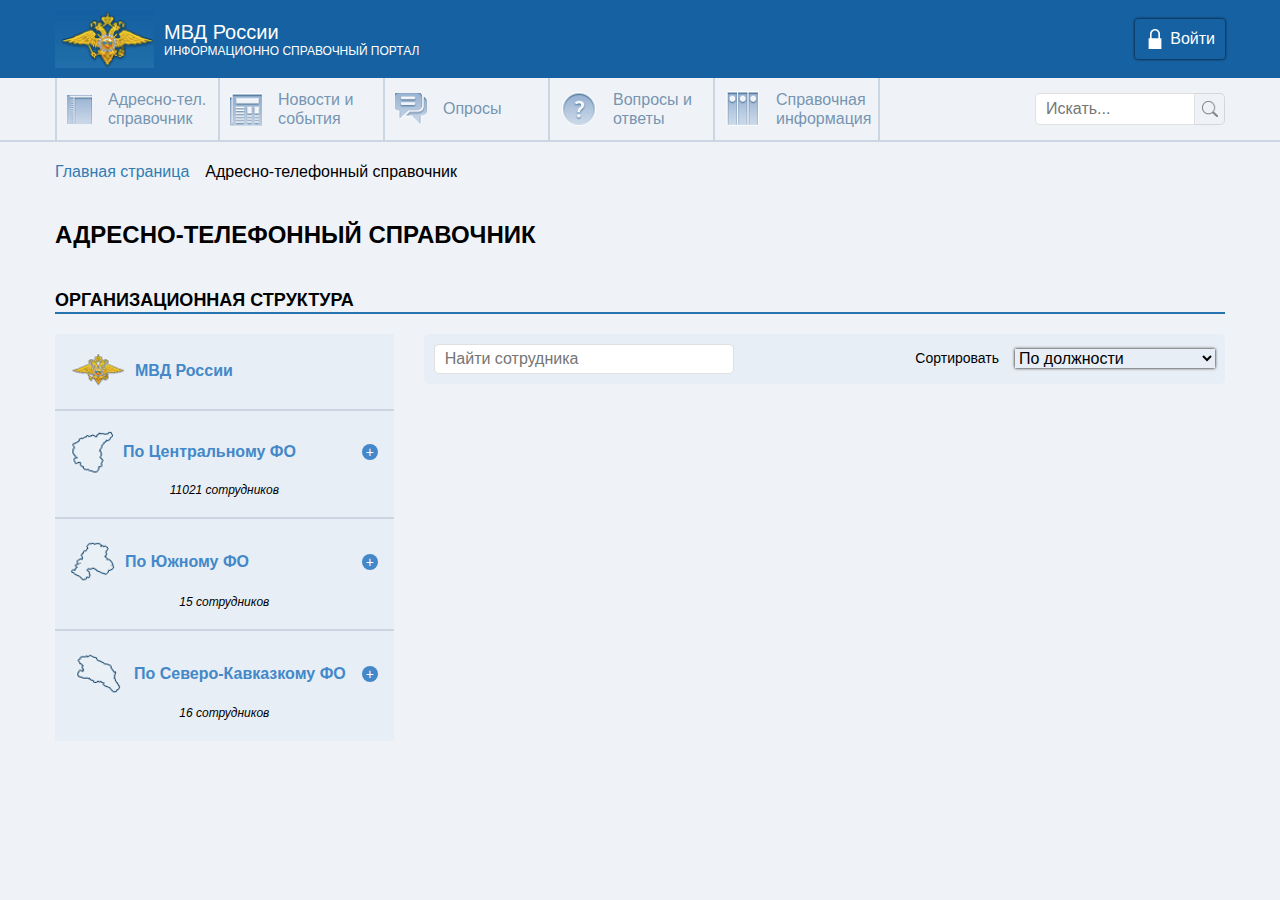
<file: index.html>
<!DOCTYPE html>
<html lang="ru">

<head>
    <meta charset="UTF-8">
    <meta http-equiv="X-UA-Compatible" content="IE=edge">
    <meta name="viewport" content="width=device-width, initial-scale=1.0">
    <link rel="stylesheet" href="assets/css/normilize.css">
    <link rel="stylesheet" href="assets/css/style.css">
    <title>ВИСП МВД</title>
</head>

<body>
    <header class="header">
        <div class="header__top">
            <div class="header__top-container container">
                <div class="header__logo logo">
                    <picture class="logo__picture">
                        <img src="assets/img/logo.png" alt="Логотип МВД" class="logo__img">
                    </picture>
                    <div class="logo__content">
                        <p class="logo__title">МВД России</p>
                        <p class="logo__text">Информационно справочный портал</p>
                    </div>
                </div>
                <a href="#" class="header__btn btn-header">
                    <img src="assets/img/header/lock.svg" alt="" class="btn-header__icon">
                    <span class="btn-header__text">Войти</span>
                </a>
            </div>
        </div>
        <div class="header__bottom">
            <div class="header__bottom-container container">
                <nav class="header__nav">
                    <ul class="header__menu">
                        <li class="header__menu-item">
                            <a href="" class="header__menu-link">
                                <img src="assets/img/header/guide.png" alt="" class="header__menu-link-icon">
                                <span class="header__menu-link-text">Адресно-тел. справочник</span>
                            </a>
                        </li>
                        <li class="header__menu-item">
                            <a href="./news/" class="header__menu-link">
                                <img src="assets/img/header/news.png" alt="" class="header__menu-link-icon">
                                <span class="header__menu-link-text">Новости и события</span>
                            </a>
                        </li>
                        <li class="header__menu-item">
                            <a href="./poll/" class="header__menu-link">
                                <img src="assets/img/header/surveys.png" alt="" class="header__menu-link-icon">
                                <span class="header__menu-link-text">Опросы</span>
                            </a>
                        </li>
                        <li class="header__menu-item">
                            <a href="./questions/" class="header__menu-link">
                                <img src="assets/img/header/faq.png" alt="" class="header__menu-link-icon">
                                <span class="header__menu-link-text">Вопросы и ответы</span>
                            </a>
                        </li>
                        <li class="header__menu-item">
                            <a href="./reference/" class="header__menu-link">
                                <img src="assets/img/header/info.png" alt="" class="header__menu-link-icon">
                                <span class="header__menu-link-text">Справочная информация</span>
                            </a>
                        </li>
                    </ul>
                </nav>
                <div class="header__search search">
                    <input placeholder="Искать..." type="text" class="search__input">
                    <button class="search__button">
                        <img width="16" height="16" src="assets/img/header/search.png" alt="">
                    </button>
                </div>
            </div>
        </div>
    </header>

    <div class="bradcrumbs">
        <div class="bradcrumbs__container container">
            <ul class="bradcrumbs__list">
                <li class="bradcrumbs__item">
                    <a href="" class="bradcrumbs__link">Главная страница</a>
                </li>
                <li class="bradcrumbs__item">
                    <a href="" class="bradcrumbs__link active">Адресно-телефонный справочник</a>
                </li>
            </ul>
        </div>
    </div>

    <main class="main">
        <section class="guide">
            <div class="guide__container container">
                <h1 class="guide__title page-title">
                    Адресно-телефонный справочник
                </h1>
                <h2 class="guide__section-title sub-title">
                    Организационная структура
                </h2>
                <div class="guide__wrapper">
                    <ul class="guide__menu">
                        <li class="guide__menu-item">
                            <button class="guide__menu-btn">
                                <span class="guide__menu-btn-top">
                                    <img src="assets/img/guide/mvd-logo.png" alt="" class="guide__menu-btn-img">
                                    <span class="guide__menu-btn-text">МВД России</span>
                                </span>
                            </button>
                        </li>
                        <li class="guide__menu-item">
                            <button class="guide__menu-btn">
                                <span class="guide__menu-btn-top">
                                    <img src="assets/img/guide/menu-item-1.png" alt="" class="guide__menu-btn-img">
                                    <span class="guide__menu-btn-text">По Центральному ФО</span>
                                    <span class="guide__menu-btn-plus">+</span>
                                </span>
                                <span class="guide__menu-btn-workers">11021 сотрудников</span>
                            </button>
                        </li>
                        <li class="guide__menu-item">
                            <button class="guide__menu-btn">
                                <span class="guide__menu-btn-top">
                                    <img src="assets/img/guide/menu-item-2.png" alt="" class="guide__menu-btn-img">
                                    <span class="guide__menu-btn-text">По Южному ФО</span>
                                    <span class="guide__menu-btn-plus">+</span>
                                </span>
                                <span class="guide__menu-btn-workers">15 сотрудников</span>
                            </button>
                        </li>
                        <li class="guide__menu-item">
                            <button class="guide__menu-btn">
                                <span class="guide__menu-btn-top">
                                    <img src="assets/img/guide/menu-item-3.png" alt="" class="guide__menu-btn-img">
                                    <span class="guide__menu-btn-text">По Северо-Кавказкому ФО</span>
                                    <span class="guide__menu-btn-plus">+</span>
                                </span>
                                <span class="guide__menu-btn-workers">16 сотрудников</span>
                            </button>
                        </li>
                    </ul>
                    <div class="guide__search">
                        <div class="guide__search-top">
                            <input placeholder="Найти сотрудника" type="text" class="guide__search-input">
                            <div class="guide__search-sort">
                                <p class="guide__search-sort-text">
                                    Сортировать
                                </p>
                                <select class="guide__search-sort-select">
                                    <option value="По должности">По должности</option>
                                    <option value="По должности">По алфавиту</option>
                                    <option value="По должности">По городу</option>
                                </select>
                            </div>
                        </div>
                    </div>
                </div>
            </div>
        </section>
    </main>
    <footer class="footer"></footer>
</body>

</html>
</file>
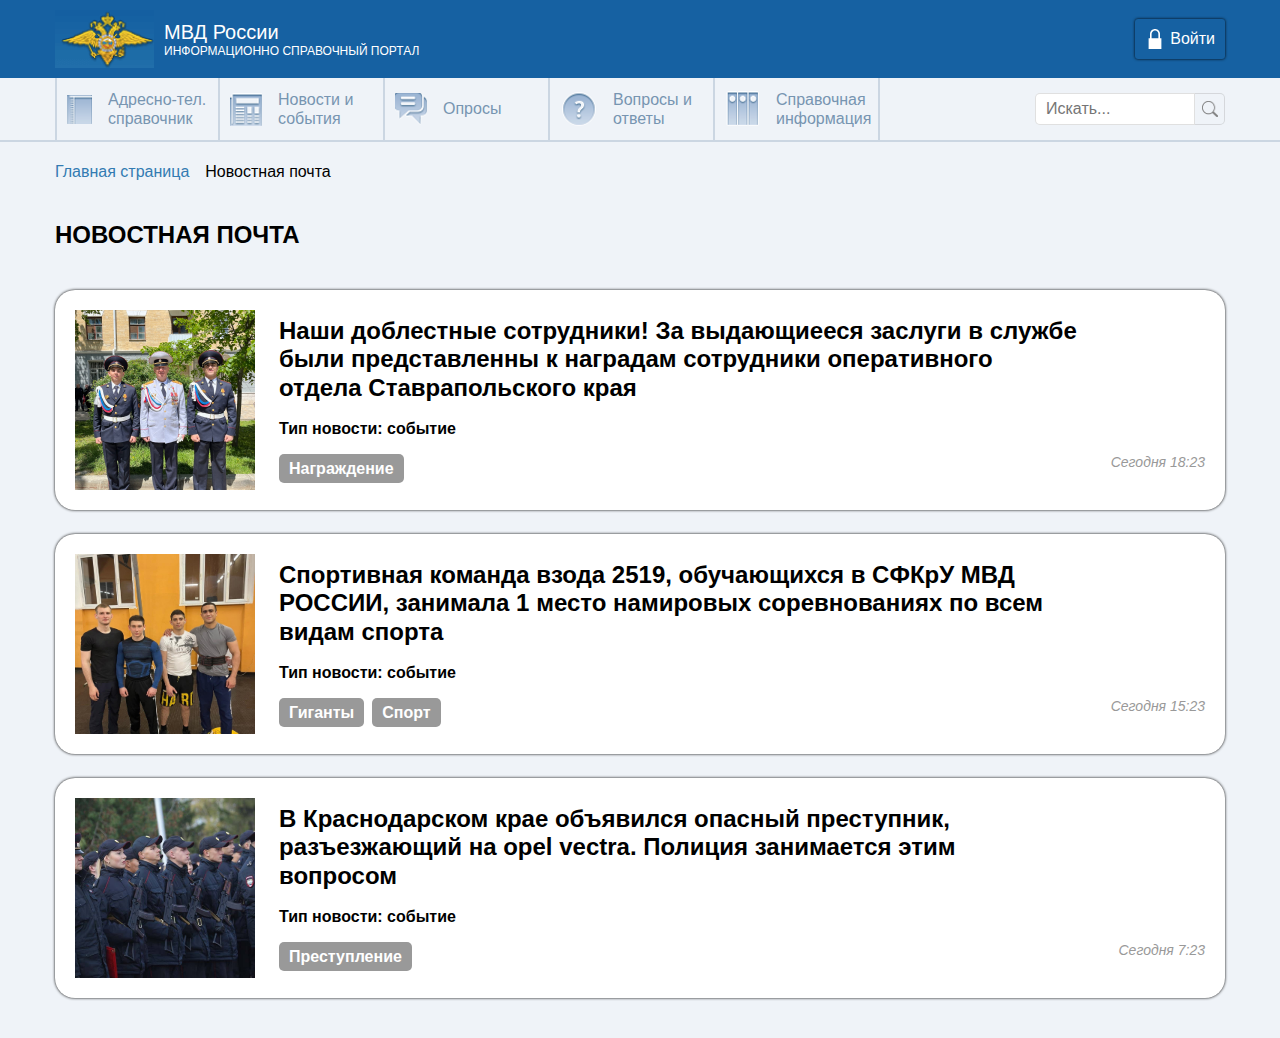
<file: news/index.html>
<!DOCTYPE html>
<html lang="en">

<head>
    <meta charset="UTF-8">
    <meta http-equiv="X-UA-Compatible" content="IE=edge">
    <meta name="viewport" content="width=device-width, initial-scale=1.0">
    <link rel="stylesheet" href="../assets/css/normilize.css">
    <link rel="stylesheet" href="../assets/css/style.css">
    <title>Новости и события</title>
</head>

<body>
    <header class="header">
        <div class="header__top">
            <div class="header__top-container container">
                <div class="header__logo logo">
                    <picture class="logo__picture">
                        <img src="../assets/img/logo.png" alt="Логотип МВД" class="logo__img">
                    </picture>
                    <div class="logo__content">
                        <p class="logo__title">МВД России</p>
                        <p class="logo__text">Информационно справочный портал</p>
                    </div>
                </div>
                <a href="#" class="header__btn btn-header">
                    <img src="../assets/img/header/lock.svg" alt="" class="btn-header__icon">
                    <span class="btn-header__text">Войти</span>
                </a>
            </div>
        </div>
        <div class="header__bottom">
            <div class="header__bottom-container container">
                <nav class="header__nav">
                    <ul class="header__menu">
                        <li class="header__menu-item">
                            <a href="../index.html" class="header__menu-link">
                                <img src="../assets/img/header/guide.png" alt="" class="header__menu-link-icon">
                                <span class="header__menu-link-text">Адресно-тел. справочник</span>
                            </a>
                        </li>
                        <li class="header__menu-item">
                            <a href="../news/" class="header__menu-link">
                                <img src="../assets/img/header/news.png" alt="" class="header__menu-link-icon">
                                <span class="header__menu-link-text">Новости и события</span>
                            </a>
                        </li>
                        <li class="header__menu-item">
                            <a href="../poll/" class="header__menu-link">
                                <img src="../assets/img/header/surveys.png" alt="" class="header__menu-link-icon">
                                <span class="header__menu-link-text">Опросы</span>
                            </a>
                        </li>
                        <li class="header__menu-item">
                            <a href="../questions/" class="header__menu-link">
                                <img src="../assets/img/header/faq.png" alt="" class="header__menu-link-icon">
                                <span class="header__menu-link-text">Вопросы и ответы</span>
                            </a>
                        </li>
                        <li class="header__menu-item">
                            <a href="../reference/" class="header__menu-link">
                                <img src="../assets/img/header/info.png" alt="" class="header__menu-link-icon">
                                <span class="header__menu-link-text">Справочная информация</span>
                            </a>
                        </li>
                    </ul>
                </nav>
                <div class="header__search search">
                    <input placeholder="Искать..." type="text" class="search__input">
                    <button class="search__button">
                        <img width="16" height="16" src="../assets/img/header/search.png" alt="">
                    </button>
                </div>
            </div>
        </div>
    </header>

    <div class="bradcrumbs">
        <div class="bradcrumbs__container container">
            <ul class="bradcrumbs__list">
                <li class="bradcrumbs__item">
                    <a href="../index.html" class="bradcrumbs__link">Главная страница</a>
                </li>
                <li class="bradcrumbs__item">
                    <a href="" class="bradcrumbs__link active">Новостная почта</a>
                </li>
            </ul>
        </div>
    </div>

    <main class="main">
        <section class="news">
            <div class="news__container container">
                <h1 class="news__title page-title">
                    Новостная почта
                </h1>
                <ul class="news__list">
                    <li class="news__item">
                        <a href="./news-3/index.html" class="news__link">
                            <picture class="news__picture">
                                <img width="180px" height="180px" src="../assets/img/news/news-3.jpg" alt=""
                                    class="news__img">
                            </picture>
                            <div class="news__content">
                                <h2 class="news__content-title">
                                    Наши доблестные сотрудники! За выдающиееся заслуги в службе были представленны к
                                    наградам сотрудники оперативного отдела Ставрапольского края
                                </h2>
                                <p class="news__type">
                                    Тип новости: событие
                                </p>
                                <div class="news__bottom">
                                    <div class="news__stickers">
                                        <div class="sticker">
                                            Награждение
                                        </div>
                                    </div>
                                    <p class="news__date">
                                        Сегодня 18:23
                                    </p>
                                </div>
                            </div>
                        </a>
                    </li>
                    <li class="news__item">
                        <a href="./news-4/index.html" class="news__link">
                            <picture class="news__picture">
                                <img width="180px" height="180px" src="../assets/img/news/news-4.jpg" alt=""
                                    class="news__img">
                            </picture>
                            <div class="news__content">
                                <h2 class="news__content-title">
                                    Спортивная команда взода 2519, обучающихся в СФКрУ МВД РОССИИ, занимала 1 место
                                    намировых соревнованиях по всем видам спорта
                                </h2>
                                <p class="news__type">
                                    Тип новости: событие
                                </p>
                                <div class="news__bottom">
                                    <div class="news__stickers">
                                        <div class="sticker">
                                            Гиганты
                                        </div>
                                        <div class="sticker">
                                            Спорт
                                        </div>
                                    </div>
                                    <p class="news__date">
                                        Сегодня 15:23
                                    </p>
                                </div>
                            </div>
                        </a>
                    </li>
                    <li class="news__item">
                        <a href="./news-2/index.html" class="news__link">
                            <picture class="news__picture">
                                <img width="180px" height="180px" src="../assets/img/news/news-2.jpg" alt=""
                                    class="news__img">
                            </picture>
                            <div class="news__content">
                                <h2 class="news__content-title">
                                    В Краснодарском крае объявился опасный преступник,
                                    разъезжающий на opel vectra. Полиция занимается этим вопросом
                                </h2>
                                <p class="news__type">
                                    Тип новости: событие
                                </p>
                                <div class="news__bottom">
                                    <div class="news__stickers">
                                        <div class="sticker">
                                            Преступление
                                        </div>
                                    </div>
                                    <p class="news__date">
                                        Сегодня 7:23
                                    </p>
                                </div>
                            </div>
                        </a>
                    </li>
                </ul>
            </div>
        </section>
    </main>
</body>

</html>
</file>
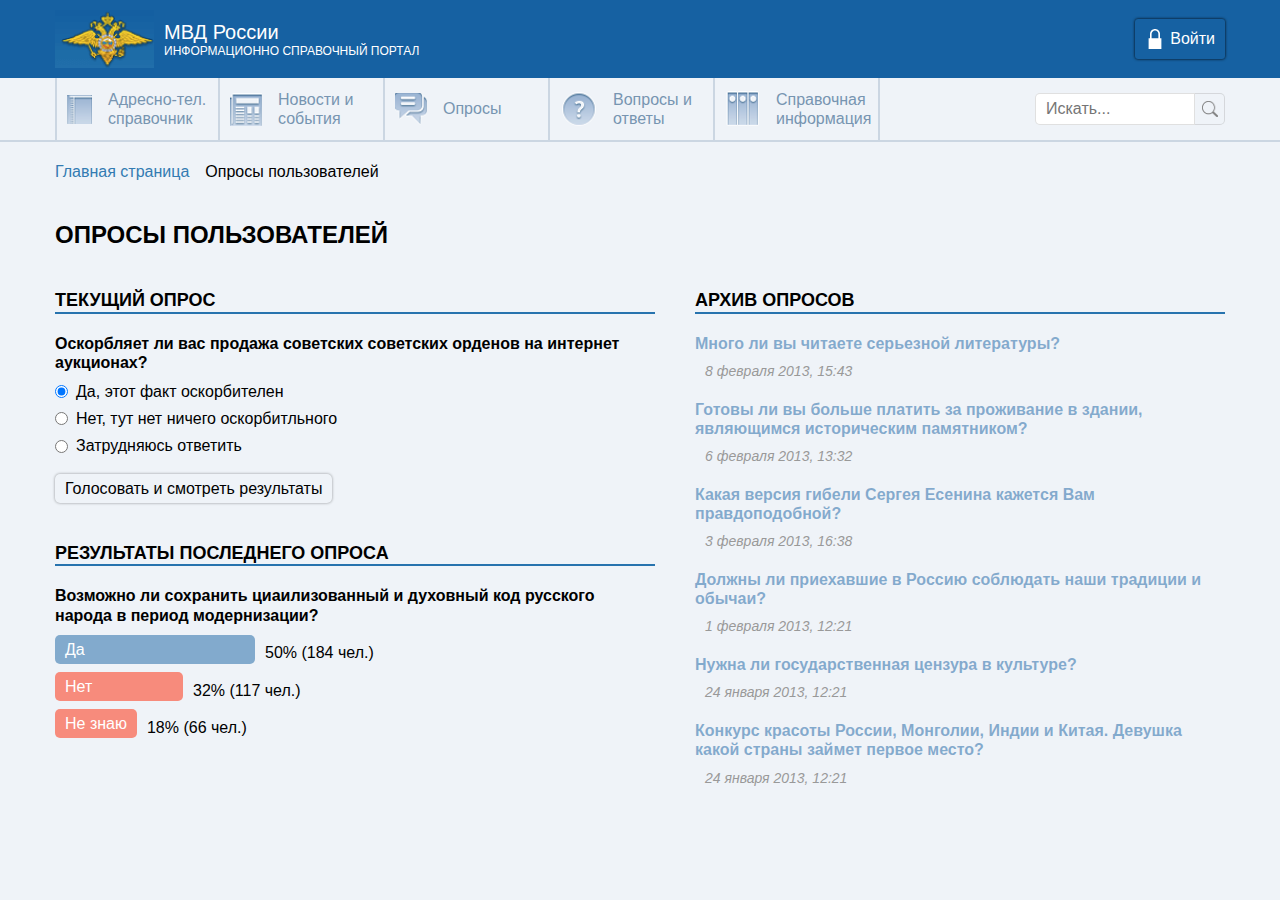
<file: poll/index.html>
<!DOCTYPE html>
<html lang="en">

<head>
    <meta charset="UTF-8">
    <meta http-equiv="X-UA-Compatible" content="IE=edge">
    <meta name="viewport" content="width=device-width, initial-scale=1.0">
    <link rel="stylesheet" href="../assets/css/normilize.css">
    <link rel="stylesheet" href="../assets/css/style.css">
    <title>Опросы</title>
</head>

<body>
    <header class="header">
        <div class="header__top">
            <div class="header__top-container container">
                <div class="header__logo logo">
                    <picture class="logo__picture">
                        <img src="../assets/img/logo.png" alt="Логотип МВД" class="logo__img">
                    </picture>
                    <div class="logo__content">
                        <p class="logo__title">МВД России</p>
                        <p class="logo__text">Информационно справочный портал</p>
                    </div>
                </div>
                <a href="#" class="header__btn btn-header">
                    <img src="../assets/img/header/lock.svg" alt="" class="btn-header__icon">
                    <span class="btn-header__text">Войти</span>
                </a>
            </div>
        </div>
        <div class="header__bottom">
            <div class="header__bottom-container container">
                <nav class="header__nav">
                    <ul class="header__menu">
                        <li class="header__menu-item">
                            <a href="../index.html" class="header__menu-link">
                                <img src="../assets/img/header/guide.png" alt="" class="header__menu-link-icon">
                                <span class="header__menu-link-text">Адресно-тел. справочник</span>
                            </a>
                        </li>
                        <li class="header__menu-item">
                            <a href="../news/" class="header__menu-link">
                                <img src="../assets/img/header/news.png" alt="" class="header__menu-link-icon">
                                <span class="header__menu-link-text">Новости и события</span>
                            </a>
                        </li>
                        <li class="header__menu-item">
                            <a href="../poll/" class="header__menu-link">
                                <img src="../assets/img/header/surveys.png" alt="" class="header__menu-link-icon">
                                <span class="header__menu-link-text">Опросы</span>
                            </a>
                        </li>
                        <li class="header__menu-item">
                            <a href="../questions/" class="header__menu-link">
                                <img src="../assets/img/header/faq.png" alt="" class="header__menu-link-icon">
                                <span class="header__menu-link-text">Вопросы и ответы</span>
                            </a>
                        </li>
                        <li class="header__menu-item">
                            <a href="../reference/" class="header__menu-link">
                                <img src="../assets/img/header/info.png" alt="" class="header__menu-link-icon">
                                <span class="header__menu-link-text">Справочная информация</span>
                            </a>
                        </li>
                    </ul>
                </nav>
                <div class="header__search search">
                    <input placeholder="Искать..." type="text" class="search__input">
                    <button class="search__button">
                        <img width="16" height="16" src="../assets/img/header/search.png" alt="">
                    </button>
                </div>
            </div>
        </div>
    </header>

    <div class="bradcrumbs">
        <div class="bradcrumbs__container container">
            <ul class="bradcrumbs__list">
                <li class="bradcrumbs__item">
                    <a href="../index.html" class="bradcrumbs__link">Главная страница</a>
                </li>
                <li class="bradcrumbs__item">
                    <a href="" class="bradcrumbs__link active">Опросы пользователей</a>
                </li>
            </ul>
        </div>
    </div>

    <main class="main">
        <section class="poll">
            <div class="poll__container container">
                <h1 class="poll__title page-title">
                    Опросы пользователей
                </h1>
                <div class="poll__wrapper">
                    <div class="poll__left">
                        <div class="poll__block poll__block_margin">
                            <h3 class="poll__block-title sub-title">
                                Текущий опрос
                            </h3>
                            <div class="poll__question">
                                <p class="poll__question-title question-title">
                                    Оскорбляет ли вас продажа советских советских орденов на интернет аукционах?
                                </p>
                                <label class="poll__question-label">
                                    <input type="radio" name="poll" class="poll__question-input" checked>
                                    <p class="poll__question-answer">Да, этот факт оскорбителен</p>
                                </label>
                                <label class="poll__question-label">
                                    <input type="radio" name="poll" class="poll__question-input">
                                    <p class="poll__question-answer">Нет, тут нет ничего оскорбитльного</p>
                                </label>
                                <label class="poll__question-label">
                                    <input type="radio" name="poll" class="poll__question-input">
                                    <p class="poll__question-answer">Затрудняюсь ответить</p>
                                </label>
                                <button class="poll__question-btn">Голосовать и смотреть результаты</button>
                            </div>
                        </div>
                        <div class="poll__block">
                            <h3 class="poll__block-title sub-title">
                                Результаты последнего опроса
                            </h3>
                            <div class="poll__question">
                                <p class="poll__question-title question-title">
                                    Возможно ли сохранить циаилизованный и духовный код русского
                                    народа в период модернизации?
                                </p>
                                <div class="poll__statistics">
                                    <div class="poll__statistics-block">
                                        <p class="poll__statistics-progress poll__statistics-progress_1">
                                            Да
                                        </p>
                                        <p class="poll__statistics-text">
                                            50% (184 чел.)
                                        </p>
                                    </div>
                                    <div class="poll__statistics-block">
                                        <p class="poll__statistics-progress poll__statistics-progress_2">
                                            Нет
                                        </p>
                                        <p class="poll__statistics-text">
                                            32% (117 чел.)
                                        </p>
                                    </div>
                                    <div class="poll__statistics-block">
                                        <p class="poll__statistics-progress poll__statistics-progress_3">
                                            Не знаю
                                        </p>
                                        <p class="poll__statistics-text">
                                            18% (66 чел.)
                                        </p>
                                    </div>
                                </div>
                            </div>
                        </div>
                    </div>
                    <div class="poll__block poll__block_grow">
                        <h3 class="poll__block-title sub-title">
                            Архив опросов
                        </h3>
                        <ul class="poll__list">
                            <li class="poll__list-item">
                                <a href="" class="poll__list-link">
                                    <p class="poll__list-question">
                                        Много ли вы читаете серьезной литературы?
                                    </p>
                                    <p class="poll__list-date news__date">
                                        8 февраля 2013, 15:43
                                    </p>
                                </a>
                            </li>
                            <li class="poll__list-item">
                                <a href="" class="poll__list-link">
                                    <p class="poll__list-question">
                                        Готовы ли вы больше платить за проживание в здании, являющимся историческим памятником?
                                    </p>
                                    <p class="poll__list-date news__date">
                                        6 февраля 2013, 13:32
                                    </p>
                                </a>
                            </li>
                            <li class="poll__list-item">
                                <a href="" class="poll__list-link">
                                    <p class="poll__list-question">
                                        Какая версия гибели Сергея Есенина кажется Вам правдоподобной?
                                    </p>
                                    <p class="poll__list-date news__date">
                                        3 февраля 2013, 16:38
                                    </p>
                                </a>
                            </li>
                            <li class="poll__list-item">
                                <a href="" class="poll__list-link">
                                    <p class="poll__list-question">
                                        Должны ли приехавшие в Россию соблюдать наши традиции и обычаи?
                                    </p>
                                    <p class="poll__list-date news__date">
                                        1 февраля 2013, 12:21
                                    </p>
                                </a>
                            </li>
                            <li class="poll__list-item">
                                <a href="" class="poll__list-link">
                                    <p class="poll__list-question">
                                        Нужна ли государственная цензура в культуре?
                                    </p>
                                    <p class="poll__list-date news__date">
                                        24 января 2013, 12:21
                                    </p>
                                </a>
                            </li>
                            <li class="poll__list-item">
                                <a href="" class="poll__list-link">
                                    <p class="poll__list-question">
                                        Конкурс красоты России, Монголии, Индии и Китая. Девушка какой страны займет первое место?
                                    </p>
                                    <p class="poll__list-date news__date">
                                        24 января 2013, 12:21
                                    </p>
                                </a>
                            </li>
                        </ul>
                    </div>
                </div>
            </div>
        </section>
    </main>
</body>

</html>
</file>
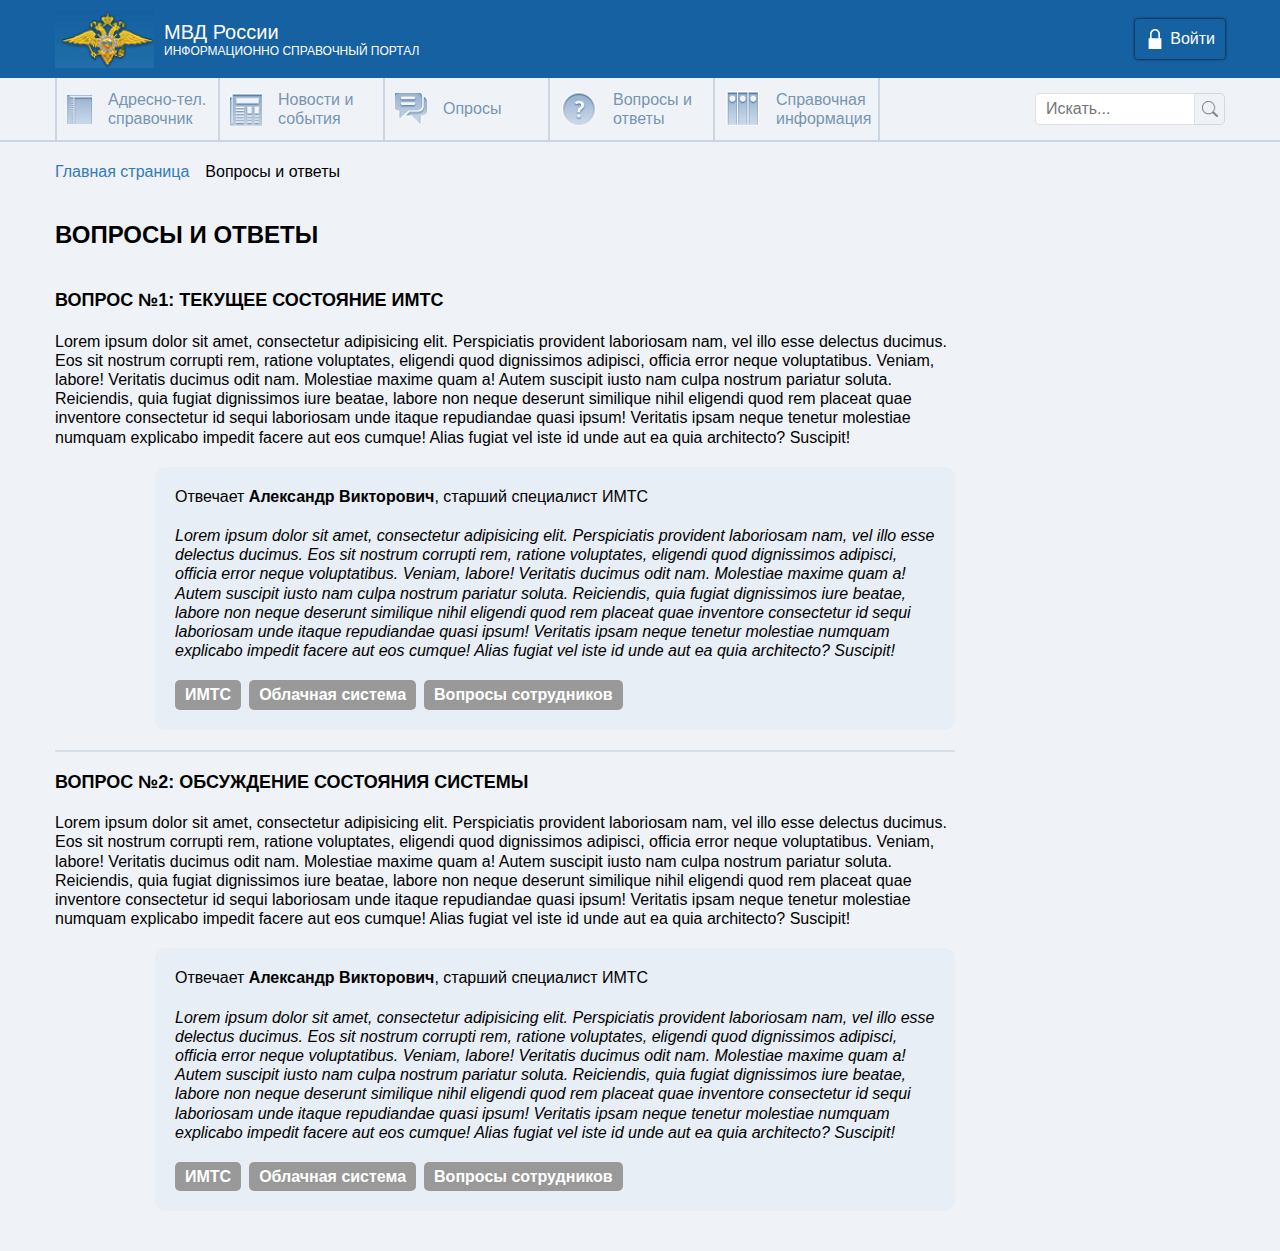
<file: questions/index.html>
<!DOCTYPE html>
<html lang="en">

<head>
    <meta charset="UTF-8">
    <meta http-equiv="X-UA-Compatible" content="IE=edge">
    <meta name="viewport" content="width=device-width, initial-scale=1.0">
    <link rel="stylesheet" href="../assets/css/normilize.css">
    <link rel="stylesheet" href="../assets/css/style.css">
    <title>Вопросы и ответы</title>
</head>

<body>
    <header class="header">
        <div class="header__top">
            <div class="header__top-container container">
                <div class="header__logo logo">
                    <picture class="logo__picture">
                        <img src="../assets/img/logo.png" alt="Логотип МВД" class="logo__img">
                    </picture>
                    <div class="logo__content">
                        <p class="logo__title">МВД России</p>
                        <p class="logo__text">Информационно справочный портал</p>
                    </div>
                </div>
                <a href="#" class="header__btn btn-header">
                    <img src="../assets/img/header/lock.svg" alt="" class="btn-header__icon">
                    <span class="btn-header__text">Войти</span>
                </a>
            </div>
        </div>
        <div class="header__bottom">
            <div class="header__bottom-container container">
                <nav class="header__nav">
                    <ul class="header__menu">
                        <li class="header__menu-item">
                            <a href="../index.html" class="header__menu-link">
                                <img src="../assets/img/header/guide.png" alt="" class="header__menu-link-icon">
                                <span class="header__menu-link-text">Адресно-тел. справочник</span>
                            </a>
                        </li>
                        <li class="header__menu-item">
                            <a href="../news/" class="header__menu-link">
                                <img src="../assets/img/header/news.png" alt="" class="header__menu-link-icon">
                                <span class="header__menu-link-text">Новости и события</span>
                            </a>
                        </li>
                        <li class="header__menu-item">
                            <a href="../poll/" class="header__menu-link">
                                <img src="../assets/img/header/surveys.png" alt="" class="header__menu-link-icon">
                                <span class="header__menu-link-text">Опросы</span>
                            </a>
                        </li>
                        <li class="header__menu-item">
                            <a href="../questions/" class="header__menu-link">
                                <img src="../assets/img/header/faq.png" alt="" class="header__menu-link-icon">
                                <span class="header__menu-link-text">Вопросы и ответы</span>
                            </a>
                        </li>
                        <li class="header__menu-item">
                            <a href="../reference/" class="header__menu-link">
                                <img src="../assets/img/header/info.png" alt="" class="header__menu-link-icon">
                                <span class="header__menu-link-text">Справочная информация</span>
                            </a>
                        </li>
                    </ul>
                </nav>
                <div class="header__search search">
                    <input placeholder="Искать..." type="text" class="search__input">
                    <button class="search__button">
                        <img width="16" height="16" src="../assets/img/header/search.png" alt="">
                    </button>
                </div>
            </div>
        </div>
    </header>

    <div class="bradcrumbs">
        <div class="bradcrumbs__container container">
            <ul class="bradcrumbs__list">
                <li class="bradcrumbs__item">
                    <a href="../index.html" class="bradcrumbs__link">Главная страница</a>
                </li>
                <li class="bradcrumbs__item">
                    <a href="" class="bradcrumbs__link active">Вопросы и ответы</a>
                </li>
            </ul>
        </div>
    </div>

    <main class="main">
        <section class="questions">
            <div class="questions__container container">
                <h1 class="questions__title page-title">
                    Вопросы и ответы
                </h1>
                <div class="questions__wrapper">
                    <div class="questions__question question">
                        <div class="question__top">
                            <h3 class="question__title sub-title">
                                Вопрос №1: текущее состояние имтс
                            </h3>
                            <p class="question__text">
                                Lorem ipsum dolor sit amet, consectetur adipisicing elit. Perspiciatis provident laboriosam
                                nam, vel illo esse delectus ducimus. Eos sit nostrum corrupti rem, ratione voluptates,
                                eligendi quod dignissimos adipisci, officia error neque voluptatibus. Veniam, labore!
                                Veritatis ducimus odit nam. Molestiae maxime quam a! Autem suscipit iusto nam culpa nostrum
                                pariatur soluta. Reiciendis, quia fugiat dignissimos iure beatae, labore non neque deserunt
                                similique nihil eligendi quod rem placeat quae inventore consectetur id sequi laboriosam
                                unde itaque repudiandae quasi ipsum! Veritatis ipsam neque tenetur molestiae numquam
                                explicabo impedit facere aut eos cumque! Alias fugiat vel iste id unde aut ea quia
                                architecto? Suscipit!
                            </p>
                        </div>
                        <div class="question__answer answer">
                            <p class="answer__position">
                                Отвечает <span class="answer__position_weight">Александр Викторович</span>,
                                старший специалист ИМТС
                            </p>
                            <p class="answer__text">
                                Lorem ipsum dolor sit amet, consectetur adipisicing elit. Perspiciatis provident laboriosam
                                nam, vel illo esse delectus ducimus. Eos sit nostrum corrupti rem, ratione voluptates,
                                eligendi quod dignissimos adipisci, officia error neque voluptatibus. Veniam, labore!
                                Veritatis ducimus odit nam. Molestiae maxime quam a! Autem suscipit iusto nam culpa nostrum
                                pariatur soluta. Reiciendis, quia fugiat dignissimos iure beatae, labore non neque deserunt
                                similique nihil eligendi quod rem placeat quae inventore consectetur id sequi laboriosam
                                unde itaque repudiandae quasi ipsum! Veritatis ipsam neque tenetur molestiae numquam
                                explicabo impedit facere aut eos cumque! Alias fugiat vel iste id unde aut ea quia
                                architecto? Suscipit!
                            </p>
                            <div class="news__stickers">
                                <div class="sticker">
                                    ИМТС
                                </div>
                                <div class="sticker">
                                    Облачная система
                                </div>
                                <div class="sticker">
                                    Вопросы сотрудников
                                </div>
                            </div>
                        </div>
                    </div>
                    <div class="questions__question question">
                        <div class="question__top">
                            <h3 class="question__title sub-title">
                                Вопрос №2: обсуждение состояния системы
                            </h3>
                            <p class="question__text">
                                Lorem ipsum dolor sit amet, consectetur adipisicing elit. Perspiciatis provident laboriosam
                                nam, vel illo esse delectus ducimus. Eos sit nostrum corrupti rem, ratione voluptates,
                                eligendi quod dignissimos adipisci, officia error neque voluptatibus. Veniam, labore!
                                Veritatis ducimus odit nam. Molestiae maxime quam a! Autem suscipit iusto nam culpa nostrum
                                pariatur soluta. Reiciendis, quia fugiat dignissimos iure beatae, labore non neque deserunt
                                similique nihil eligendi quod rem placeat quae inventore consectetur id sequi laboriosam
                                unde itaque repudiandae quasi ipsum! Veritatis ipsam neque tenetur molestiae numquam
                                explicabo impedit facere aut eos cumque! Alias fugiat vel iste id unde aut ea quia
                                architecto? Suscipit!
                            </p>
                        </div>
                        <div class="question__answer answer">
                            <p class="answer__position">
                                Отвечает <span class="answer__position_weight">Александр Викторович</span>,
                                старший специалист ИМТС
                            </p>
                            <p class="answer__text">
                                Lorem ipsum dolor sit amet, consectetur adipisicing elit. Perspiciatis provident laboriosam
                                nam, vel illo esse delectus ducimus. Eos sit nostrum corrupti rem, ratione voluptates,
                                eligendi quod dignissimos adipisci, officia error neque voluptatibus. Veniam, labore!
                                Veritatis ducimus odit nam. Molestiae maxime quam a! Autem suscipit iusto nam culpa nostrum
                                pariatur soluta. Reiciendis, quia fugiat dignissimos iure beatae, labore non neque deserunt
                                similique nihil eligendi quod rem placeat quae inventore consectetur id sequi laboriosam
                                unde itaque repudiandae quasi ipsum! Veritatis ipsam neque tenetur molestiae numquam
                                explicabo impedit facere aut eos cumque! Alias fugiat vel iste id unde aut ea quia
                                architecto? Suscipit!
                            </p>
                            <div class="news__stickers">
                                <div class="sticker">
                                    ИМТС
                                </div>
                                <div class="sticker">
                                    Облачная система
                                </div>
                                <div class="sticker">
                                    Вопросы сотрудников
                                </div>
                            </div>
                        </div>
                    </div>
                </div>
            </div>
        </section>
    </main>
</body>

</html>
</file>
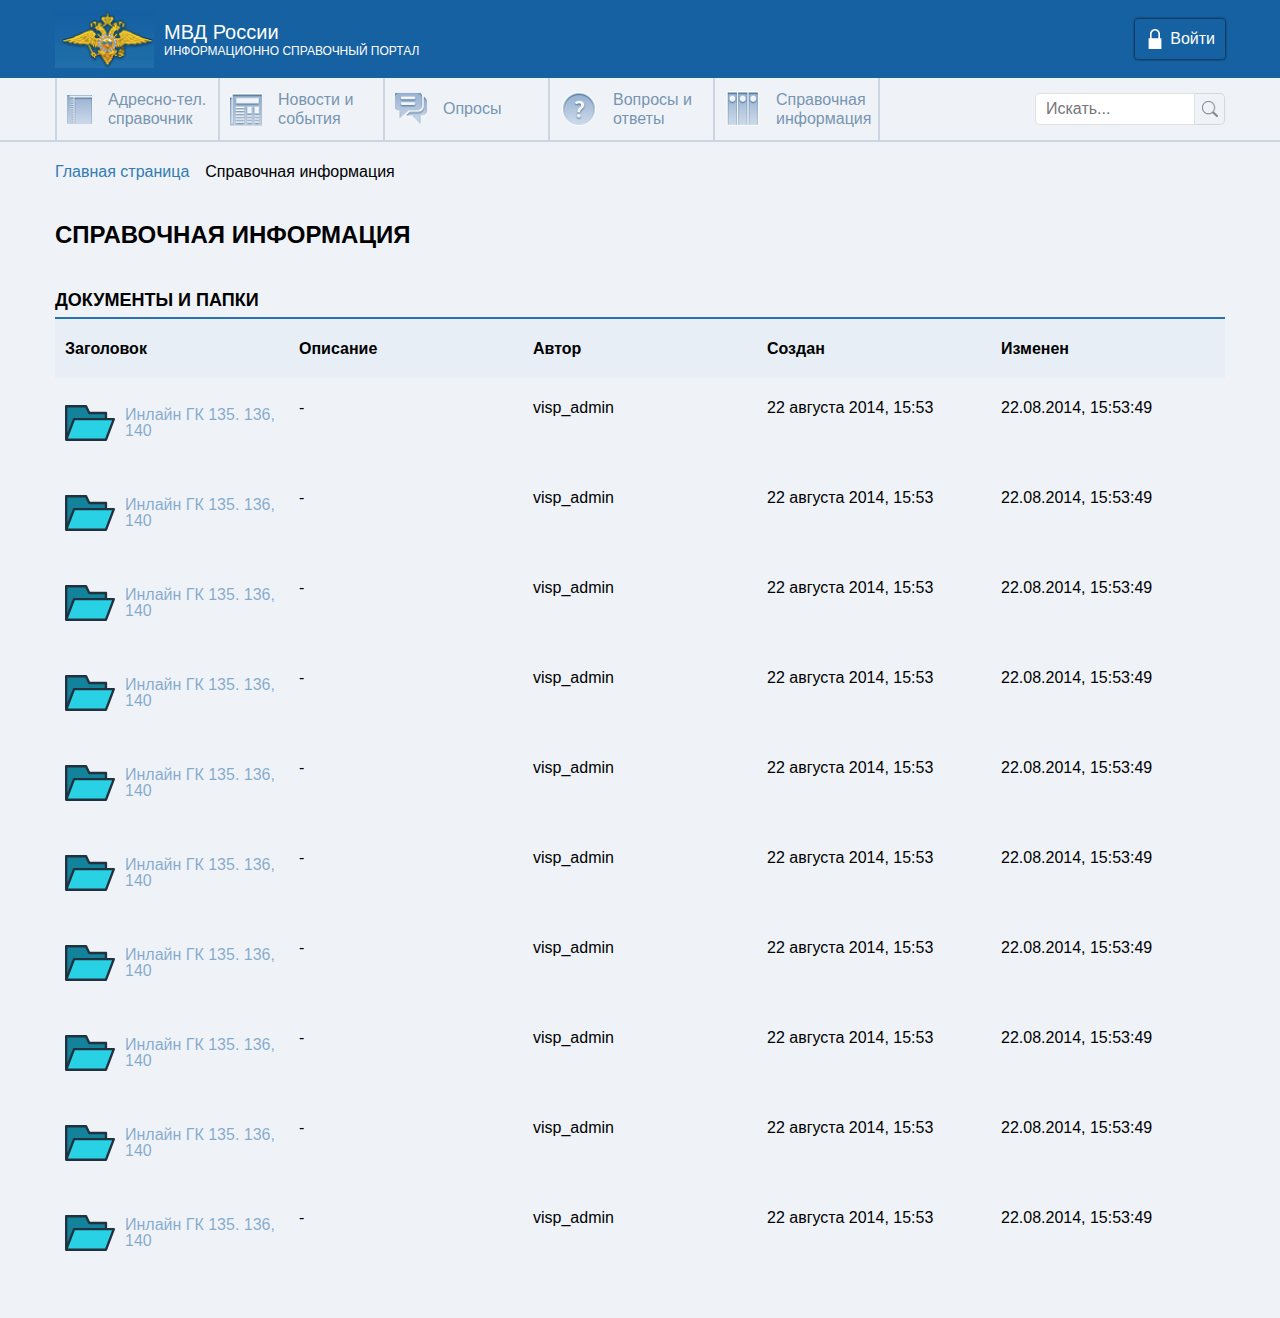
<file: reference/index.html>
<!DOCTYPE html>
<html lang="en">

<head>
    <meta charset="UTF-8">
    <meta http-equiv="X-UA-Compatible" content="IE=edge">
    <meta name="viewport" content="width=device-width, initial-scale=1.0">
    <link rel="stylesheet" href="../assets/css/normilize.css">
    <link rel="stylesheet" href="../assets/css/style.css">
    <title>Справочная информация</title>
</head>

<body>
    <header class="header">
        <div class="header__top">
            <div class="header__top-container container">
                <div class="header__logo logo">
                    <picture class="logo__picture">
                        <img src="../assets/img/logo.png" alt="Логотип МВД" class="logo__img">
                    </picture>
                    <div class="logo__content">
                        <p class="logo__title">МВД России</p>
                        <p class="logo__text">Информационно справочный портал</p>
                    </div>
                </div>
                <a href="#" class="header__btn btn-header">
                    <img src="../assets/img/header/lock.svg" alt="" class="btn-header__icon">
                    <span class="btn-header__text">Войти</span>
                </a>
            </div>
        </div>
        <div class="header__bottom">
            <div class="header__bottom-container container">
                <nav class="header__nav">
                    <ul class="header__menu">
                        <li class="header__menu-item">
                            <a href="../index.html" class="header__menu-link">
                                <img src="../assets/img/header/guide.png" alt="" class="header__menu-link-icon">
                                <span class="header__menu-link-text">Адресно-тел. справочник</span>
                            </a>
                        </li>
                        <li class="header__menu-item">
                            <a href="../news/" class="header__menu-link">
                                <img src="../assets/img/header/news.png" alt="" class="header__menu-link-icon">
                                <span class="header__menu-link-text">Новости и события</span>
                            </a>
                        </li>
                        <li class="header__menu-item">
                            <a href="../poll/" class="header__menu-link">
                                <img src="../assets/img/header/surveys.png" alt="" class="header__menu-link-icon">
                                <span class="header__menu-link-text">Опросы</span>
                            </a>
                        </li>
                        <li class="header__menu-item">
                            <a href="../questions/" class="header__menu-link">
                                <img src="../assets/img/header/faq.png" alt="" class="header__menu-link-icon">
                                <span class="header__menu-link-text">Вопросы и ответы</span>
                            </a>
                        </li>
                        <li class="header__menu-item">
                            <a href="../reference/" class="header__menu-link">
                                <img src="../assets/img/header/info.png" alt="" class="header__menu-link-icon">
                                <span class="header__menu-link-text">Справочная информация</span>
                            </a>
                        </li>
                    </ul>
                </nav>
                <div class="header__search search">
                    <input placeholder="Искать..." type="text" class="search__input">
                    <button class="search__button">
                        <img width="16" height="16" src="../assets/img/header/search.png" alt="">
                    </button>
                </div>
            </div>
        </div>
    </header>

    <div class="bradcrumbs">
        <div class="bradcrumbs__container container">
            <ul class="bradcrumbs__list">
                <li class="bradcrumbs__item">
                    <a href="../index.html" class="bradcrumbs__link">Главная страница</a>
                </li>
                <li class="bradcrumbs__item">
                    <a href="" class="bradcrumbs__link active">Справочная информация</a>
                </li>
            </ul>
        </div>
    </div>

    <main class="main">
        <section class="reference">
            <div class="reference__container container">
                <h1 class="reference__title page-title">
                    Справочная информация
                </h1>
                <h3 class="reference__sub-title sub-title">
                    Документы и папки
                </h3>
                <div class="reference__table">
                    <div class="reference__table-head">
                        <div class="reference__table-column">
                            <p class="reference__table-text reference__table-text_head">
                                Заголовок
                            </p>
                        </div>
                        <div class="reference__table-column">
                            <p class="reference__table-text reference__table-text_head">
                                Описание
                            </p>
                        </div>
                        <div class="reference__table-column">
                            <p class="reference__table-text reference__table-text_head">
                                Автор
                            </p>
                        </div>
                        <div class="reference__table-column">
                            <p class="reference__table-text reference__table-text_head">
                                Создан
                            </p>
                        </div>
                        <div class="reference__table-column">
                            <p class="reference__table-text reference__table-text_head">
                                Изменен
                            </p>
                        </div>
                    </div>
                    <div class="reference__table-body">
                        <div class="reference__table-row">
                            <div class="reference__table-column file">
                                <img src="../assets/img/reference/folder.svg" alt="" class="file__icon">
                                <a href="#" download="" class="file__link">
                                    Инлайн ГК 135. 136, 140
                                </a>
                            </div>
                            <div class="reference__table-column">
                                <p class="reference__table-text">
                                    -
                                </p>
                            </div>
                            <div class="reference__table-column">
                                <p class="reference__table-text">
                                    visp_admin
                                </p>
                            </div>
                            <div class="reference__table-column">
                                <p class="reference__table-text">
                                    22 августа 2014, 15:53
                                </p>
                            </div>
                            <div class="reference__table-column">
                                <p class="reference__table-text">
                                    22.08.2014, 15:53:49
                                </p>
                            </div>
                        </div>
                        <div class="reference__table-row">
                            <div class="reference__table-column file">
                                <img src="../assets/img/reference/folder.svg" alt="" class="file__icon">
                                <a href="#" download="" class="file__link">
                                    Инлайн ГК 135. 136, 140
                                </a>
                            </div>
                            <div class="reference__table-column">
                                <p class="reference__table-text">
                                    -
                                </p>
                            </div>
                            <div class="reference__table-column">
                                <p class="reference__table-text">
                                    visp_admin
                                </p>
                            </div>
                            <div class="reference__table-column">
                                <p class="reference__table-text">
                                    22 августа 2014, 15:53
                                </p>
                            </div>
                            <div class="reference__table-column">
                                <p class="reference__table-text">
                                    22.08.2014, 15:53:49
                                </p>
                            </div>
                        </div>
                        <div class="reference__table-row">
                            <div class="reference__table-column file">
                                <img src="../assets/img/reference/folder.svg" alt="" class="file__icon">
                                <a href="#" download="" class="file__link">
                                    Инлайн ГК 135. 136, 140
                                </a>
                            </div>
                            <div class="reference__table-column">
                                <p class="reference__table-text">
                                    -
                                </p>
                            </div>
                            <div class="reference__table-column">
                                <p class="reference__table-text">
                                    visp_admin
                                </p>
                            </div>
                            <div class="reference__table-column">
                                <p class="reference__table-text">
                                    22 августа 2014, 15:53
                                </p>
                            </div>
                            <div class="reference__table-column">
                                <p class="reference__table-text">
                                    22.08.2014, 15:53:49
                                </p>
                            </div>
                        </div>
                        <div class="reference__table-row">
                            <div class="reference__table-column file">
                                <img src="../assets/img/reference/folder.svg" alt="" class="file__icon">
                                <a href="#" download="" class="file__link">
                                    Инлайн ГК 135. 136, 140
                                </a>
                            </div>
                            <div class="reference__table-column">
                                <p class="reference__table-text">
                                    -
                                </p>
                            </div>
                            <div class="reference__table-column">
                                <p class="reference__table-text">
                                    visp_admin
                                </p>
                            </div>
                            <div class="reference__table-column">
                                <p class="reference__table-text">
                                    22 августа 2014, 15:53
                                </p>
                            </div>
                            <div class="reference__table-column">
                                <p class="reference__table-text">
                                    22.08.2014, 15:53:49
                                </p>
                            </div>
                        </div>
                        <div class="reference__table-row">
                            <div class="reference__table-column file">
                                <img src="../assets/img/reference/folder.svg" alt="" class="file__icon">
                                <a href="#" download="" class="file__link">
                                    Инлайн ГК 135. 136, 140
                                </a>
                            </div>
                            <div class="reference__table-column">
                                <p class="reference__table-text">
                                    -
                                </p>
                            </div>
                            <div class="reference__table-column">
                                <p class="reference__table-text">
                                    visp_admin
                                </p>
                            </div>
                            <div class="reference__table-column">
                                <p class="reference__table-text">
                                    22 августа 2014, 15:53
                                </p>
                            </div>
                            <div class="reference__table-column">
                                <p class="reference__table-text">
                                    22.08.2014, 15:53:49
                                </p>
                            </div>
                        </div>
                        <div class="reference__table-row">
                            <div class="reference__table-column file">
                                <img src="../assets/img/reference/folder.svg" alt="" class="file__icon">
                                <a href="#" download="" class="file__link">
                                    Инлайн ГК 135. 136, 140
                                </a>
                            </div>
                            <div class="reference__table-column">
                                <p class="reference__table-text">
                                    -
                                </p>
                            </div>
                            <div class="reference__table-column">
                                <p class="reference__table-text">
                                    visp_admin
                                </p>
                            </div>
                            <div class="reference__table-column">
                                <p class="reference__table-text">
                                    22 августа 2014, 15:53
                                </p>
                            </div>
                            <div class="reference__table-column">
                                <p class="reference__table-text">
                                    22.08.2014, 15:53:49
                                </p>
                            </div>
                        </div>
                        <div class="reference__table-row">
                            <div class="reference__table-column file">
                                <img src="../assets/img/reference/folder.svg" alt="" class="file__icon">
                                <a href="#" download="" class="file__link">
                                    Инлайн ГК 135. 136, 140
                                </a>
                            </div>
                            <div class="reference__table-column">
                                <p class="reference__table-text">
                                    -
                                </p>
                            </div>
                            <div class="reference__table-column">
                                <p class="reference__table-text">
                                    visp_admin
                                </p>
                            </div>
                            <div class="reference__table-column">
                                <p class="reference__table-text">
                                    22 августа 2014, 15:53
                                </p>
                            </div>
                            <div class="reference__table-column">
                                <p class="reference__table-text">
                                    22.08.2014, 15:53:49
                                </p>
                            </div>
                        </div>
                        <div class="reference__table-row">
                            <div class="reference__table-column file">
                                <img src="../assets/img/reference/folder.svg" alt="" class="file__icon">
                                <a href="#" download="" class="file__link">
                                    Инлайн ГК 135. 136, 140
                                </a>
                            </div>
                            <div class="reference__table-column">
                                <p class="reference__table-text">
                                    -
                                </p>
                            </div>
                            <div class="reference__table-column">
                                <p class="reference__table-text">
                                    visp_admin
                                </p>
                            </div>
                            <div class="reference__table-column">
                                <p class="reference__table-text">
                                    22 августа 2014, 15:53
                                </p>
                            </div>
                            <div class="reference__table-column">
                                <p class="reference__table-text">
                                    22.08.2014, 15:53:49
                                </p>
                            </div>
                        </div>
                        <div class="reference__table-row">
                            <div class="reference__table-column file">
                                <img src="../assets/img/reference/folder.svg" alt="" class="file__icon">
                                <a href="#" download="" class="file__link">
                                    Инлайн ГК 135. 136, 140
                                </a>
                            </div>
                            <div class="reference__table-column">
                                <p class="reference__table-text">
                                    -
                                </p>
                            </div>
                            <div class="reference__table-column">
                                <p class="reference__table-text">
                                    visp_admin
                                </p>
                            </div>
                            <div class="reference__table-column">
                                <p class="reference__table-text">
                                    22 августа 2014, 15:53
                                </p>
                            </div>
                            <div class="reference__table-column">
                                <p class="reference__table-text">
                                    22.08.2014, 15:53:49
                                </p>
                            </div>
                        </div>
                        <div class="reference__table-row">
                            <div class="reference__table-column file">
                                <img src="../assets/img/reference/folder.svg" alt="" class="file__icon">
                                <a href="#" download="" class="file__link">
                                    Инлайн ГК 135. 136, 140
                                </a>
                            </div>
                            <div class="reference__table-column">
                                <p class="reference__table-text">
                                    -
                                </p>
                            </div>
                            <div class="reference__table-column">
                                <p class="reference__table-text">
                                    visp_admin
                                </p>
                            </div>
                            <div class="reference__table-column">
                                <p class="reference__table-text">
                                    22 августа 2014, 15:53
                                </p>
                            </div>
                            <div class="reference__table-column">
                                <p class="reference__table-text">
                                    22.08.2014, 15:53:49
                                </p>
                            </div>
                        </div>
                    </div>
                </div>
            </div>
        </section>
    </main>
</body>

</html>
</file>
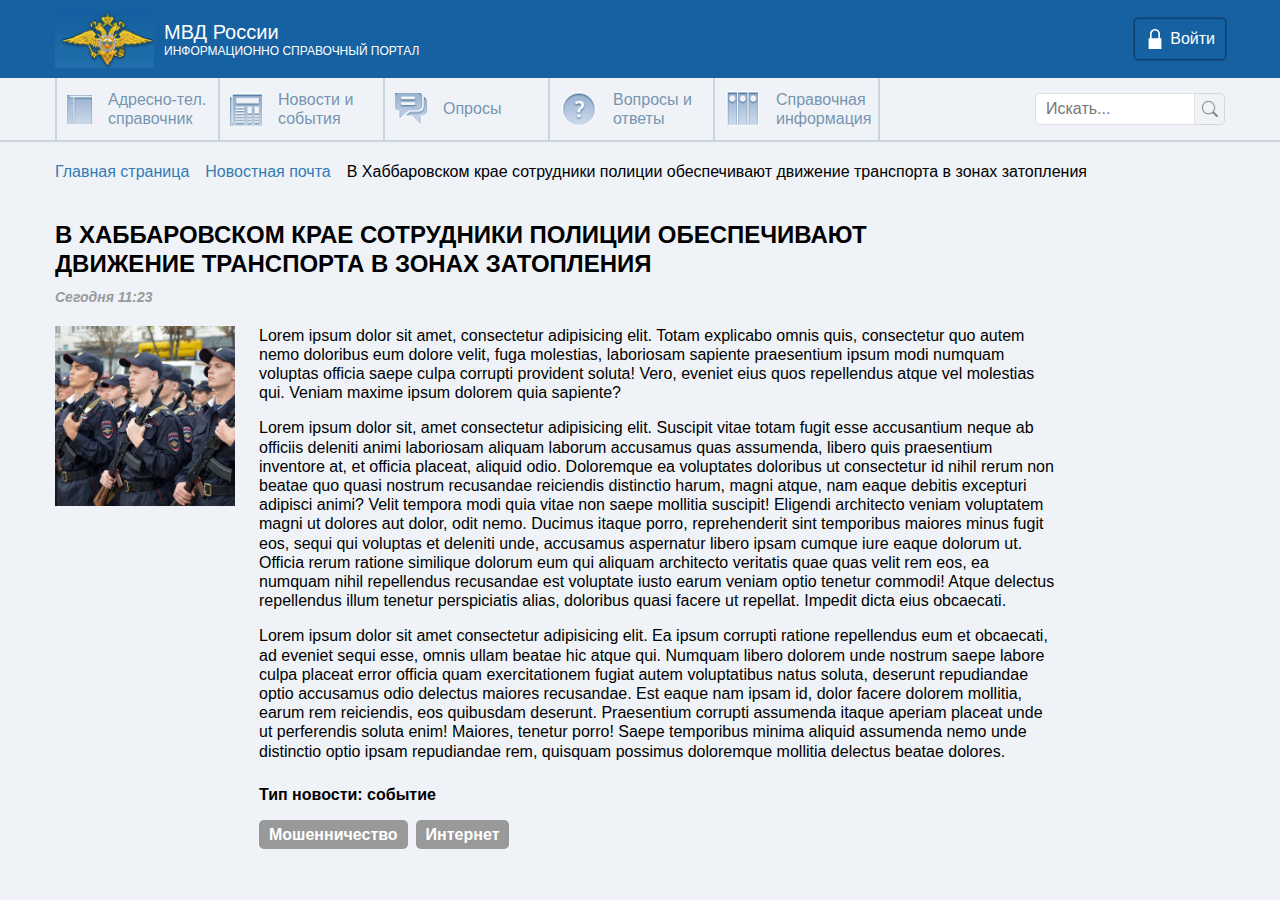
<file: news/news-1/index.html>
<!DOCTYPE html>
<html lang="en">

<head>
    <meta charset="UTF-8">
    <meta http-equiv="X-UA-Compatible" content="IE=edge">
    <meta name="viewport" content="width=device-width, initial-scale=1.0">
    <link rel="stylesheet" href="../../assets/css/normilize.css">
    <link rel="stylesheet" href="../../assets/css/style.css">
    <title>Новости и события</title>
</head>

<body>
    <header class="header">
        <div class="header__top">
            <div class="header__top-container container">
                <div class="header__logo logo">
                    <picture class="logo__picture">
                        <img src="../../assets/img/logo.png" alt="Логотип МВД" class="logo__img">
                    </picture>
                    <div class="logo__content">
                        <p class="logo__title">МВД России</p>
                        <p class="logo__text">Информационно справочный портал</p>
                    </div>
                </div>
                <a href="#" class="header__btn btn-header">
                    <img src="../../assets/img/header/lock.svg" alt="" class="btn-header__icon">
                    <span class="btn-header__text">Войти</span>
                </a>
            </div>
        </div>
        <div class="header__bottom">
            <div class="header__bottom-container container">
                <nav class="header__nav">
                    <ul class="header__menu">
                        <li class="header__menu-item">
                            <a href="../../index.html" class="header__menu-link">
                                <img src="../../assets/img/header/guide.png" alt="" class="header__menu-link-icon">
                                <span class="header__menu-link-text">Адресно-тел. справочник</span>
                            </a>
                        </li>
                        <li class="header__menu-item">
                            <a href="../index.html" class="header__menu-link">
                                <img src="../../assets/img/header/news.png" alt="" class="header__menu-link-icon">
                                <span class="header__menu-link-text">Новости и события</span>
                            </a>
                        </li>
                        <li class="header__menu-item">
                            <a href="" class="header__menu-link">
                                <img src="../../assets/img/header/surveys.png" alt="" class="header__menu-link-icon">
                                <span class="header__menu-link-text">Опросы</span>
                            </a>
                        </li>
                        <li class="header__menu-item">
                            <a href="" class="header__menu-link">
                                <img src="../../assets/img/header/faq.png" alt="" class="header__menu-link-icon">
                                <span class="header__menu-link-text">Вопросы и ответы</span>
                            </a>
                        </li>
                        <li class="header__menu-item">
                            <a href="" class="header__menu-link">
                                <img src="../../assets/img/header/info.png" alt="" class="header__menu-link-icon">
                                <span class="header__menu-link-text">Справочная информация</span>
                            </a>
                        </li>
                    </ul>
                </nav>
                <div class="header__search search">
                    <input placeholder="Искать..." type="text" class="search__input">
                    <button class="search__button">
                        <img width="16" height="16" src="../../assets/img/header/search.png" alt="">
                    </button>
                </div>
            </div>
        </div>
    </header>

    <div class="bradcrumbs">
        <div class="bradcrumbs__container container">
            <ul class="bradcrumbs__list">
                <li class="bradcrumbs__item">
                    <a href="../../index.html" class="bradcrumbs__link">Главная страница</a>
                </li>
                <li class="bradcrumbs__item">
                    <a href="../index.html" class="bradcrumbs__link">Новостная почта</a>
                </li>
                <li class="bradcrumbs__item">
                    <a href="" class="bradcrumbs__link active">В Хаббаровском крае сотрудники полиции обеспечивают
                        движение
                        транспорта в зонах затопления</a>
                </li>
            </ul>
        </div>
    </div>

    <main class="main">
        <section class="news">
            <div class="news__container container">
                <h1 class="news__detail-title page-title">
                    В Хаббаровском крае сотрудники полиции обеспечивают движение
                    транспорта в зонах затопления
                    <p class="news__date" style="margin-top: 10px; text-transform: capitalize;">
                        Сегодня 11:23
                    </p>
                </h1>

                <div class="news__detail">
                    <picture class="news__picture">
                        <img width="180px" height="180px" src="../../assets/img/news/news-1.jpeg" alt=""
                            class="news__img">
                    </picture>
                    <div class="news__detail-content">
                        <div class="news__detail-content-descr">
                            <p class="news__detail-content-descr-item">
                                Lorem ipsum dolor sit amet, consectetur adipisicing elit. Totam explicabo omnis quis,
                                consectetur quo autem nemo doloribus eum dolore velit, fuga molestias, laboriosam
                                sapiente praesentium ipsum modi numquam voluptas officia saepe culpa corrupti provident
                                soluta! Vero, eveniet eius quos repellendus atque vel molestias qui. Veniam maxime ipsum
                                dolorem quia sapiente?
                            </p>
                            <p class="news__detail-content-descr-item">
                                Lorem ipsum dolor sit, amet consectetur adipisicing elit. Suscipit vitae totam fugit
                                esse accusantium neque ab officiis deleniti animi laboriosam aliquam laborum accusamus
                                quas assumenda, libero quis praesentium inventore at, et officia placeat, aliquid odio.
                                Doloremque ea voluptates doloribus ut consectetur id nihil rerum non beatae quo quasi
                                nostrum recusandae reiciendis distinctio harum, magni atque, nam eaque debitis excepturi
                                adipisci animi? Velit tempora modi quia vitae non saepe mollitia suscipit! Eligendi
                                architecto veniam voluptatem magni ut dolores aut dolor, odit nemo. Ducimus itaque
                                porro, reprehenderit sint temporibus maiores minus fugit eos, sequi qui voluptas et
                                deleniti unde, accusamus aspernatur libero ipsam cumque iure eaque dolorum ut. Officia
                                rerum ratione similique dolorum eum qui aliquam architecto veritatis quae quas velit rem
                                eos, ea numquam nihil repellendus recusandae est voluptate iusto earum veniam optio
                                tenetur commodi! Atque delectus repellendus illum tenetur perspiciatis alias, doloribus
                                quasi facere ut repellat. Impedit dicta eius obcaecati.
                            </p>
                            <p class="news__detail-content-descr-item">
                                Lorem ipsum dolor sit amet consectetur adipisicing elit. Ea ipsum corrupti ratione
                                repellendus eum et obcaecati, ad eveniet sequi esse, omnis ullam beatae hic atque qui.
                                Numquam libero dolorem unde nostrum saepe labore culpa placeat error officia quam
                                exercitationem fugiat autem voluptatibus natus soluta, deserunt repudiandae optio
                                accusamus odio delectus maiores recusandae. Est eaque nam ipsam id, dolor facere dolorem
                                mollitia, earum rem reiciendis, eos quibusdam deserunt. Praesentium corrupti assumenda
                                itaque aperiam placeat unde ut perferendis soluta enim! Maiores, tenetur porro! Saepe
                                temporibus minima aliquid assumenda nemo unde distinctio optio ipsam repudiandae rem,
                                quisquam possimus doloremque mollitia delectus beatae dolores.
                            </p>
                        </div>
                        <p class="news__type">
                            Тип новости: событие
                        </p>
                        <div class="news__bottom">
                            <div class="news__stickers">
                                <div class="sticker">
                                    Мошенничество
                                </div>
                                <div class="sticker">
                                    Интернет
                                </div>
                            </div>
                        </div>
                    </div>
                </div>
            </div>
        </section>
    </main>
</body>

</html>
</file>
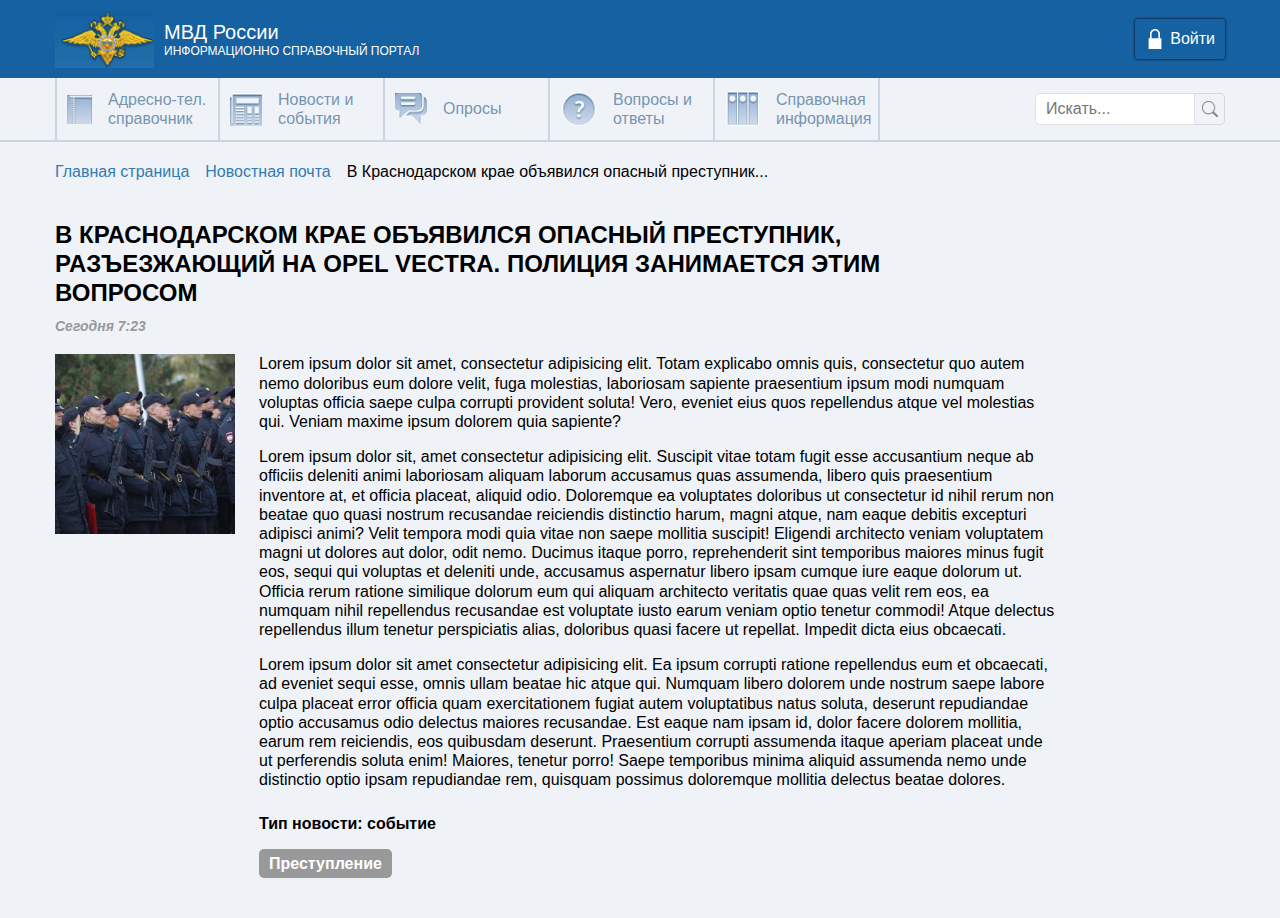
<file: news/news-2/index.html>
<!DOCTYPE html>
<html lang="en">

<head>
    <meta charset="UTF-8">
    <meta http-equiv="X-UA-Compatible" content="IE=edge">
    <meta name="viewport" content="width=device-width, initial-scale=1.0">
    <link rel="stylesheet" href="../../assets/css/normilize.css">
    <link rel="stylesheet" href="../../assets/css/style.css">
    <title>Новости и события</title>
</head>

<body>
    <header class="header">
        <div class="header__top">
            <div class="header__top-container container">
                <div class="header__logo logo">
                    <picture class="logo__picture">
                        <img src="../../assets/img/logo.png" alt="Логотип МВД" class="logo__img">
                    </picture>
                    <div class="logo__content">
                        <p class="logo__title">МВД России</p>
                        <p class="logo__text">Информационно справочный портал</p>
                    </div>
                </div>
                <a href="#" class="header__btn btn-header">
                    <img src="../../assets/img/header/lock.svg" alt="" class="btn-header__icon">
                    <span class="btn-header__text">Войти</span>
                </a>
            </div>
        </div>
        <div class="header__bottom">
            <div class="header__bottom-container container">
                <nav class="header__nav">
                    <ul class="header__menu">
                        <li class="header__menu-item">
                            <a href="../../index.html" class="header__menu-link">
                                <img src="../../assets/img/header/guide.png" alt="" class="header__menu-link-icon">
                                <span class="header__menu-link-text">Адресно-тел. справочник</span>
                            </a>
                        </li>
                        <li class="header__menu-item">
                            <a href="../index.html" class="header__menu-link">
                                <img src="../../assets/img/header/news.png" alt="" class="header__menu-link-icon">
                                <span class="header__menu-link-text">Новости и события</span>
                            </a>
                        </li>
                        <li class="header__menu-item">
                            <a href="../../poll/" class="header__menu-link">
                                <img src="../../assets/img/header/surveys.png" alt="" class="header__menu-link-icon">
                                <span class="header__menu-link-text">Опросы</span>
                            </a>
                        </li>
                        <li class="header__menu-item">
                            <a href="../../questions/" class="header__menu-link">
                                <img src="../../assets/img/header/faq.png" alt="" class="header__menu-link-icon">
                                <span class="header__menu-link-text">Вопросы и ответы</span>
                            </a>
                        </li>
                        <li class="header__menu-item">
                            <a href="../../reference/" class="header__menu-link">
                                <img src="../../assets/img/header/info.png" alt="" class="header__menu-link-icon">
                                <span class="header__menu-link-text">Справочная информация</span>
                            </a>
                        </li>
                    </ul>
                </nav>
                <div class="header__search search">
                    <input placeholder="Искать..." type="text" class="search__input">
                    <button class="search__button">
                        <img width="16" height="16" src="../../assets/img/header/search.png" alt="">
                    </button>
                </div>
            </div>
        </div>
    </header>

    <div class="bradcrumbs">
        <div class="bradcrumbs__container container">
            <ul class="bradcrumbs__list">
                <li class="bradcrumbs__item">
                    <a href="../../index.html" class="bradcrumbs__link">Главная страница</a>
                </li>
                <li class="bradcrumbs__item">
                    <a href="../index.html" class="bradcrumbs__link">Новостная почта</a>
                </li>
                <li class="bradcrumbs__item">
                    <a href="" class="bradcrumbs__link active">В Краснодарском крае объявился опасный преступник...</a>
                </li>
            </ul>
        </div>
    </div>

    <main class="main">
        <section class="news">
            <div class="news__container container">
                <h1 class="news__detail-title page-title">
                    В Краснодарском крае объявился опасный преступник,
                    разъезжающий на opel vectra. Полиция занимается этим вопросом
                    <p class="news__date" style="margin-top: 10px; text-transform: capitalize;">
                        Сегодня 7:23
                    </p>
                </h1>

                <div class="news__detail">
                    <picture class="news__picture">
                        <img width="180px" height="180px" src="../../assets/img/news/news-2.jpg" alt=""
                            class="news__img">
                    </picture>
                    <div class="news__detail-content">
                        <div class="news__detail-content-descr">
                            <p class="news__detail-content-descr-item">
                                Lorem ipsum dolor sit amet, consectetur adipisicing elit. Totam explicabo omnis quis,
                                consectetur quo autem nemo doloribus eum dolore velit, fuga molestias, laboriosam
                                sapiente praesentium ipsum modi numquam voluptas officia saepe culpa corrupti provident
                                soluta! Vero, eveniet eius quos repellendus atque vel molestias qui. Veniam maxime ipsum
                                dolorem quia sapiente?
                            </p>
                            <p class="news__detail-content-descr-item">
                                Lorem ipsum dolor sit, amet consectetur adipisicing elit. Suscipit vitae totam fugit
                                esse accusantium neque ab officiis deleniti animi laboriosam aliquam laborum accusamus
                                quas assumenda, libero quis praesentium inventore at, et officia placeat, aliquid odio.
                                Doloremque ea voluptates doloribus ut consectetur id nihil rerum non beatae quo quasi
                                nostrum recusandae reiciendis distinctio harum, magni atque, nam eaque debitis excepturi
                                adipisci animi? Velit tempora modi quia vitae non saepe mollitia suscipit! Eligendi
                                architecto veniam voluptatem magni ut dolores aut dolor, odit nemo. Ducimus itaque
                                porro, reprehenderit sint temporibus maiores minus fugit eos, sequi qui voluptas et
                                deleniti unde, accusamus aspernatur libero ipsam cumque iure eaque dolorum ut. Officia
                                rerum ratione similique dolorum eum qui aliquam architecto veritatis quae quas velit rem
                                eos, ea numquam nihil repellendus recusandae est voluptate iusto earum veniam optio
                                tenetur commodi! Atque delectus repellendus illum tenetur perspiciatis alias, doloribus
                                quasi facere ut repellat. Impedit dicta eius obcaecati.
                            </p>
                            <p class="news__detail-content-descr-item">
                                Lorem ipsum dolor sit amet consectetur adipisicing elit. Ea ipsum corrupti ratione
                                repellendus eum et obcaecati, ad eveniet sequi esse, omnis ullam beatae hic atque qui.
                                Numquam libero dolorem unde nostrum saepe labore culpa placeat error officia quam
                                exercitationem fugiat autem voluptatibus natus soluta, deserunt repudiandae optio
                                accusamus odio delectus maiores recusandae. Est eaque nam ipsam id, dolor facere dolorem
                                mollitia, earum rem reiciendis, eos quibusdam deserunt. Praesentium corrupti assumenda
                                itaque aperiam placeat unde ut perferendis soluta enim! Maiores, tenetur porro! Saepe
                                temporibus minima aliquid assumenda nemo unde distinctio optio ipsam repudiandae rem,
                                quisquam possimus doloremque mollitia delectus beatae dolores.
                            </p>
                        </div>
                        <p class="news__type">
                            Тип новости: событие
                        </p>
                        <div class="news__bottom">
                            <div class="news__stickers">
                                <div class="sticker">
                                    Преступление
                                </div>
                            </div>
                        </div>
                    </div>
                </div>
            </div>
        </section>
    </main>
</body>

</html>
</file>
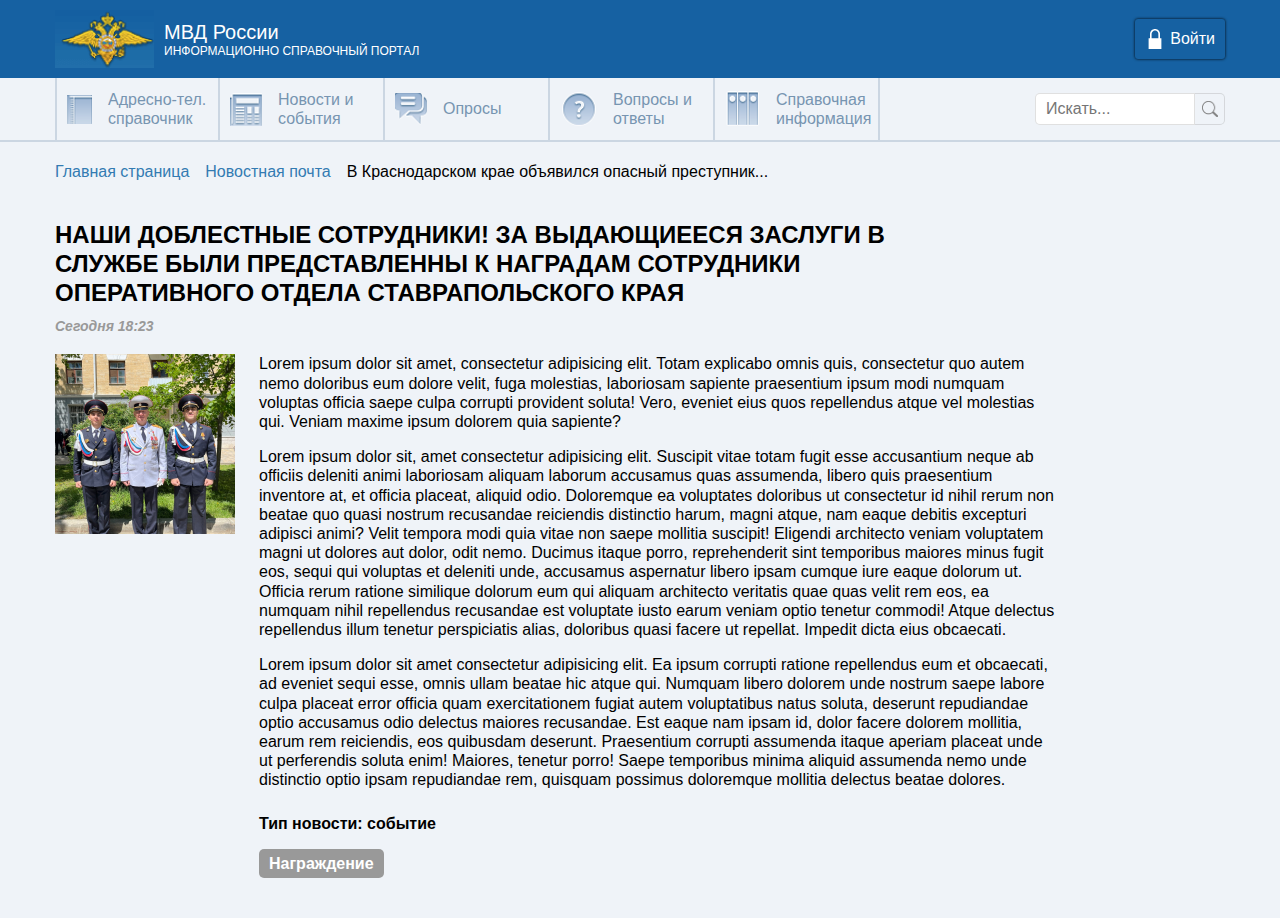
<file: news/news-3/index.html>
<!DOCTYPE html>
<html lang="en">

<head>
    <meta charset="UTF-8">
    <meta http-equiv="X-UA-Compatible" content="IE=edge">
    <meta name="viewport" content="width=device-width, initial-scale=1.0">
    <link rel="stylesheet" href="../../assets/css/normilize.css">
    <link rel="stylesheet" href="../../assets/css/style.css">
    <title>Новости и события</title>
</head>

<body>
    <header class="header">
        <div class="header__top">
            <div class="header__top-container container">
                <div class="header__logo logo">
                    <picture class="logo__picture">
                        <img src="../../assets/img/logo.png" alt="Логотип МВД" class="logo__img">
                    </picture>
                    <div class="logo__content">
                        <p class="logo__title">МВД России</p>
                        <p class="logo__text">Информационно справочный портал</p>
                    </div>
                </div>
                <a href="#" class="header__btn btn-header">
                    <img src="../../assets/img/header/lock.svg" alt="" class="btn-header__icon">
                    <span class="btn-header__text">Войти</span>
                </a>
            </div>
        </div>
        <div class="header__bottom">
            <div class="header__bottom-container container">
                <nav class="header__nav">
                    <ul class="header__menu">
                        <li class="header__menu-item">
                            <a href="../../index.html" class="header__menu-link">
                                <img src="../../assets/img/header/guide.png" alt="" class="header__menu-link-icon">
                                <span class="header__menu-link-text">Адресно-тел. справочник</span>
                            </a>
                        </li>
                        <li class="header__menu-item">
                            <a href="../index.html" class="header__menu-link">
                                <img src="../../assets/img/header/news.png" alt="" class="header__menu-link-icon">
                                <span class="header__menu-link-text">Новости и события</span>
                            </a>
                        </li>
                        <li class="header__menu-item">
                            <a href="../../poll/" class="header__menu-link">
                                <img src="../../assets/img/header/surveys.png" alt="" class="header__menu-link-icon">
                                <span class="header__menu-link-text">Опросы</span>
                            </a>
                        </li>
                        <li class="header__menu-item">
                            <a href="../../questions/" class="header__menu-link">
                                <img src="../../assets/img/header/faq.png" alt="" class="header__menu-link-icon">
                                <span class="header__menu-link-text">Вопросы и ответы</span>
                            </a>
                        </li>
                        <li class="header__menu-item">
                            <a href="../../reference/" class="header__menu-link">
                                <img src="../../assets/img/header/info.png" alt="" class="header__menu-link-icon">
                                <span class="header__menu-link-text">Справочная информация</span>
                            </a>
                        </li>
                    </ul>
                </nav>
                <div class="header__search search">
                    <input placeholder="Искать..." type="text" class="search__input">
                    <button class="search__button">
                        <img width="16" height="16" src="../../assets/img/header/search.png" alt="">
                    </button>
                </div>
            </div>
        </div>
    </header>

    <div class="bradcrumbs">
        <div class="bradcrumbs__container container">
            <ul class="bradcrumbs__list">
                <li class="bradcrumbs__item">
                    <a href="../../index.html" class="bradcrumbs__link">Главная страница</a>
                </li>
                <li class="bradcrumbs__item">
                    <a href="../index.html" class="bradcrumbs__link">Новостная почта</a>
                </li>
                <li class="bradcrumbs__item">
                    <a href="" class="bradcrumbs__link active">В Краснодарском крае объявился опасный преступник...</a>
                </li>
            </ul>
        </div>
    </div>

    <main class="main">
        <section class="news">
            <div class="news__container container">
                <h1 class="news__detail-title page-title">
                    Наши доблестные сотрудники! За выдающиееся заслуги в службе были представленны к
                    наградам сотрудники оперативного отдела Ставрапольского края
                    <p class="news__date" style="margin-top: 10px; text-transform: capitalize;">
                        Сегодня 18:23
                    </p>
                </h1>

                <div class="news__detail">
                    <picture class="news__picture">
                        <img width="180px" height="180px" src="../../assets/img/news/news-3.jpg" alt=""
                            class="news__img">
                    </picture>
                    <div class="news__detail-content">
                        <div class="news__detail-content-descr">
                            <p class="news__detail-content-descr-item">
                                Lorem ipsum dolor sit amet, consectetur adipisicing elit. Totam explicabo omnis quis,
                                consectetur quo autem nemo doloribus eum dolore velit, fuga molestias, laboriosam
                                sapiente praesentium ipsum modi numquam voluptas officia saepe culpa corrupti provident
                                soluta! Vero, eveniet eius quos repellendus atque vel molestias qui. Veniam maxime ipsum
                                dolorem quia sapiente?
                            </p>
                            <p class="news__detail-content-descr-item">
                                Lorem ipsum dolor sit, amet consectetur adipisicing elit. Suscipit vitae totam fugit
                                esse accusantium neque ab officiis deleniti animi laboriosam aliquam laborum accusamus
                                quas assumenda, libero quis praesentium inventore at, et officia placeat, aliquid odio.
                                Doloremque ea voluptates doloribus ut consectetur id nihil rerum non beatae quo quasi
                                nostrum recusandae reiciendis distinctio harum, magni atque, nam eaque debitis excepturi
                                adipisci animi? Velit tempora modi quia vitae non saepe mollitia suscipit! Eligendi
                                architecto veniam voluptatem magni ut dolores aut dolor, odit nemo. Ducimus itaque
                                porro, reprehenderit sint temporibus maiores minus fugit eos, sequi qui voluptas et
                                deleniti unde, accusamus aspernatur libero ipsam cumque iure eaque dolorum ut. Officia
                                rerum ratione similique dolorum eum qui aliquam architecto veritatis quae quas velit rem
                                eos, ea numquam nihil repellendus recusandae est voluptate iusto earum veniam optio
                                tenetur commodi! Atque delectus repellendus illum tenetur perspiciatis alias, doloribus
                                quasi facere ut repellat. Impedit dicta eius obcaecati.
                            </p>
                            <p class="news__detail-content-descr-item">
                                Lorem ipsum dolor sit amet consectetur adipisicing elit. Ea ipsum corrupti ratione
                                repellendus eum et obcaecati, ad eveniet sequi esse, omnis ullam beatae hic atque qui.
                                Numquam libero dolorem unde nostrum saepe labore culpa placeat error officia quam
                                exercitationem fugiat autem voluptatibus natus soluta, deserunt repudiandae optio
                                accusamus odio delectus maiores recusandae. Est eaque nam ipsam id, dolor facere dolorem
                                mollitia, earum rem reiciendis, eos quibusdam deserunt. Praesentium corrupti assumenda
                                itaque aperiam placeat unde ut perferendis soluta enim! Maiores, tenetur porro! Saepe
                                temporibus minima aliquid assumenda nemo unde distinctio optio ipsam repudiandae rem,
                                quisquam possimus doloremque mollitia delectus beatae dolores.
                            </p>
                        </div>
                        <p class="news__type">
                            Тип новости: событие
                        </p>
                        <div class="news__bottom">
                            <div class="news__stickers">
                                <div class="sticker">
                                    Награждение
                                </div>
                            </div>
                        </div>
                    </div>
                </div>
            </div>
        </section>
    </main>
</body>

</html>
</file>
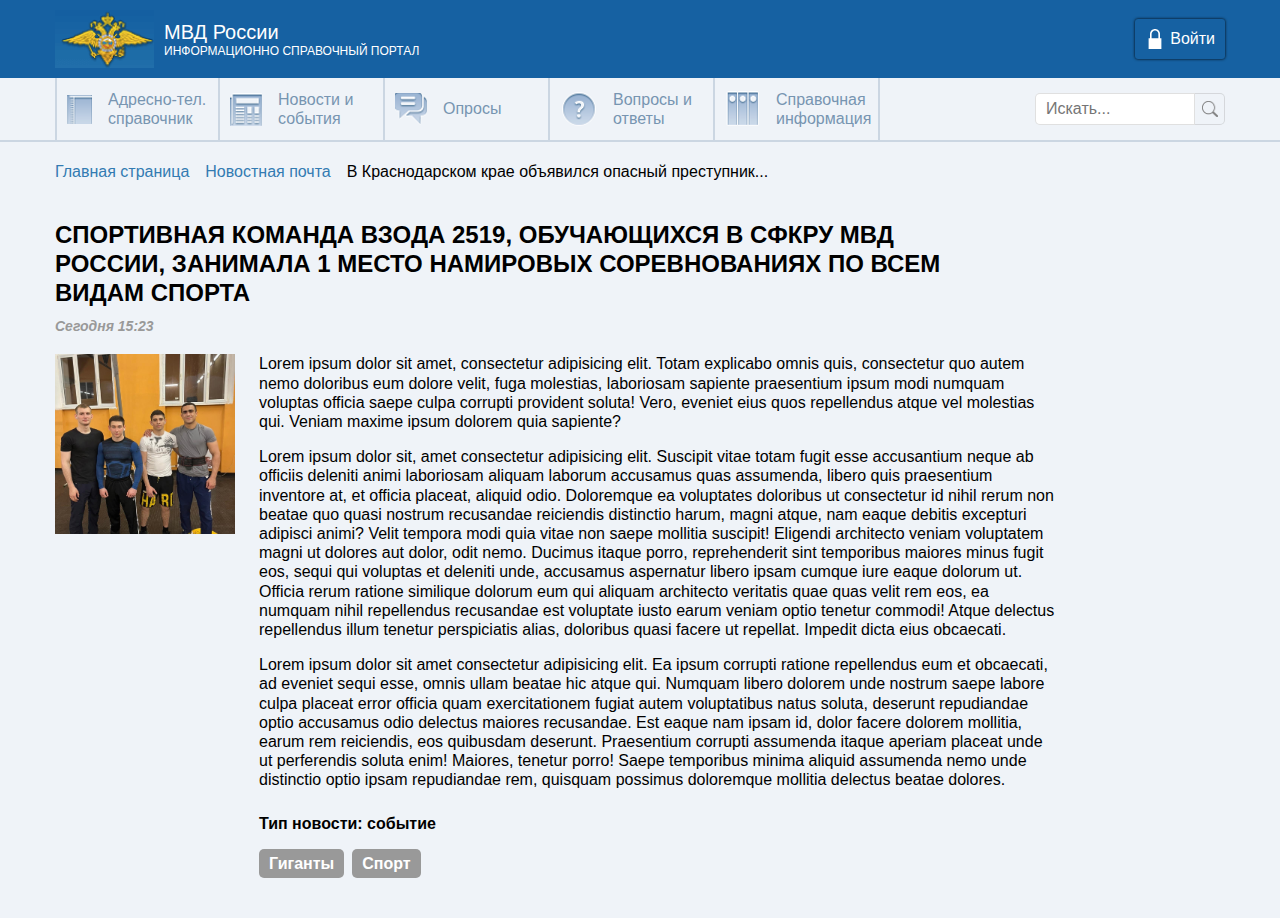
<file: news/news-4/index.html>
<!DOCTYPE html>
<html lang="en">

<head>
    <meta charset="UTF-8">
    <meta http-equiv="X-UA-Compatible" content="IE=edge">
    <meta name="viewport" content="width=device-width, initial-scale=1.0">
    <link rel="stylesheet" href="../../assets/css/normilize.css">
    <link rel="stylesheet" href="../../assets/css/style.css">
    <title>Новости и события</title>
</head>

<body>
    <header class="header">
        <div class="header__top">
            <div class="header__top-container container">
                <div class="header__logo logo">
                    <picture class="logo__picture">
                        <img src="../../assets/img/logo.png" alt="Логотип МВД" class="logo__img">
                    </picture>
                    <div class="logo__content">
                        <p class="logo__title">МВД России</p>
                        <p class="logo__text">Информационно справочный портал</p>
                    </div>
                </div>
                <a href="#" class="header__btn btn-header">
                    <img src="../../assets/img/header/lock.svg" alt="" class="btn-header__icon">
                    <span class="btn-header__text">Войти</span>
                </a>
            </div>
        </div>
        <div class="header__bottom">
            <div class="header__bottom-container container">
                <nav class="header__nav">
                    <ul class="header__menu">
                        <li class="header__menu-item">
                            <a href="../../index.html" class="header__menu-link">
                                <img src="../../assets/img/header/guide.png" alt="" class="header__menu-link-icon">
                                <span class="header__menu-link-text">Адресно-тел. справочник</span>
                            </a>
                        </li>
                        <li class="header__menu-item">
                            <a href="../index.html" class="header__menu-link">
                                <img src="../../assets/img/header/news.png" alt="" class="header__menu-link-icon">
                                <span class="header__menu-link-text">Новости и события</span>
                            </a>
                        </li>
                        <li class="header__menu-item">
                            <a href="../../poll/" class="header__menu-link">
                                <img src="../../assets/img/header/surveys.png" alt="" class="header__menu-link-icon">
                                <span class="header__menu-link-text">Опросы</span>
                            </a>
                        </li>
                        <li class="header__menu-item">
                            <a href="../../questions/" class="header__menu-link">
                                <img src="../../assets/img/header/faq.png" alt="" class="header__menu-link-icon">
                                <span class="header__menu-link-text">Вопросы и ответы</span>
                            </a>
                        </li>
                        <li class="header__menu-item">
                            <a href="../../reference/" class="header__menu-link">
                                <img src="../../assets/img/header/info.png" alt="" class="header__menu-link-icon">
                                <span class="header__menu-link-text">Справочная информация</span>
                            </a>
                        </li>
                    </ul>
                </nav>
                <div class="header__search search">
                    <input placeholder="Искать..." type="text" class="search__input">
                    <button class="search__button">
                        <img width="16" height="16" src="../../assets/img/header/search.png" alt="">
                    </button>
                </div>
            </div>
        </div>
    </header>

    <div class="bradcrumbs">
        <div class="bradcrumbs__container container">
            <ul class="bradcrumbs__list">
                <li class="bradcrumbs__item">
                    <a href="../../index.html" class="bradcrumbs__link">Главная страница</a>
                </li>
                <li class="bradcrumbs__item">
                    <a href="../index.html" class="bradcrumbs__link">Новостная почта</a>
                </li>
                <li class="bradcrumbs__item">
                    <a href="" class="bradcrumbs__link active">В Краснодарском крае объявился опасный преступник...</a>
                </li>
            </ul>
        </div>
    </div>

    <main class="main">
        <section class="news">
            <div class="news__container container">
                <h1 class="news__detail-title page-title">
                    Спортивная команда взода 2519, обучающихся в СФКрУ МВД РОССИИ, занимала 1 место
                    намировых соревнованиях по всем видам спорта
                    <p class="news__date" style="margin-top: 10px; text-transform: capitalize;">
                        Сегодня 15:23
                    </p>
                </h1>

                <div class="news__detail">
                    <picture class="news__picture">
                        <img width="180px" height="180px" src="../../assets/img/news/news-4.jpg" alt=""
                            class="news__img">
                    </picture>
                    <div class="news__detail-content">
                        <div class="news__detail-content-descr">
                            <p class="news__detail-content-descr-item">
                                Lorem ipsum dolor sit amet, consectetur adipisicing elit. Totam explicabo omnis quis,
                                consectetur quo autem nemo doloribus eum dolore velit, fuga molestias, laboriosam
                                sapiente praesentium ipsum modi numquam voluptas officia saepe culpa corrupti provident
                                soluta! Vero, eveniet eius quos repellendus atque vel molestias qui. Veniam maxime ipsum
                                dolorem quia sapiente?
                            </p>
                            <p class="news__detail-content-descr-item">
                                Lorem ipsum dolor sit, amet consectetur adipisicing elit. Suscipit vitae totam fugit
                                esse accusantium neque ab officiis deleniti animi laboriosam aliquam laborum accusamus
                                quas assumenda, libero quis praesentium inventore at, et officia placeat, aliquid odio.
                                Doloremque ea voluptates doloribus ut consectetur id nihil rerum non beatae quo quasi
                                nostrum recusandae reiciendis distinctio harum, magni atque, nam eaque debitis excepturi
                                adipisci animi? Velit tempora modi quia vitae non saepe mollitia suscipit! Eligendi
                                architecto veniam voluptatem magni ut dolores aut dolor, odit nemo. Ducimus itaque
                                porro, reprehenderit sint temporibus maiores minus fugit eos, sequi qui voluptas et
                                deleniti unde, accusamus aspernatur libero ipsam cumque iure eaque dolorum ut. Officia
                                rerum ratione similique dolorum eum qui aliquam architecto veritatis quae quas velit rem
                                eos, ea numquam nihil repellendus recusandae est voluptate iusto earum veniam optio
                                tenetur commodi! Atque delectus repellendus illum tenetur perspiciatis alias, doloribus
                                quasi facere ut repellat. Impedit dicta eius obcaecati.
                            </p>
                            <p class="news__detail-content-descr-item">
                                Lorem ipsum dolor sit amet consectetur adipisicing elit. Ea ipsum corrupti ratione
                                repellendus eum et obcaecati, ad eveniet sequi esse, omnis ullam beatae hic atque qui.
                                Numquam libero dolorem unde nostrum saepe labore culpa placeat error officia quam
                                exercitationem fugiat autem voluptatibus natus soluta, deserunt repudiandae optio
                                accusamus odio delectus maiores recusandae. Est eaque nam ipsam id, dolor facere dolorem
                                mollitia, earum rem reiciendis, eos quibusdam deserunt. Praesentium corrupti assumenda
                                itaque aperiam placeat unde ut perferendis soluta enim! Maiores, tenetur porro! Saepe
                                temporibus minima aliquid assumenda nemo unde distinctio optio ipsam repudiandae rem,
                                quisquam possimus doloremque mollitia delectus beatae dolores.
                            </p>
                        </div>
                        <p class="news__type">
                            Тип новости: событие
                        </p>
                        <div class="news__bottom">
                            <div class="news__stickers">
                                <div class="sticker">
                                    Гиганты
                                </div>
                                <div class="sticker">
                                    Спорт
                                </div>
                            </div>
                        </div>
                    </div>
                </div>
            </div>
        </section>
    </main>
</body>

</html>
</file>
<file: assets/css/style.css>
/* Обнулние стилей */
* {
    padding: 0;
    margin: 0;
    border: 0;
}

*,
*:before,
*:after {
    -moz-box-sizing: border-box;
    -webkit-box-sizing: border-box;
    box-sizing: border-box;
}

:focus,
:active {
    outline: none;
}

a:focus,
a:active {
    outline: none;
}

nav,
footer,
header,
aside {
    display: block;
}

html,
body {
    height: 100%;
    width: 100%;
    font-size: 100%;
    line-height: 1;
    font-size: 16px;
    -ms-text-size-adjust: 100%;
    -moz-text-size-adjust: 100%;
    -webkit-text-size-adjust: 100%;
}

input,
button,
textarea {
    font-family: inherit;
}

input::-ms-clear {
    display: none;
}

button {
    cursor: pointer;
    background-color: transparent;
}

button::-moz-focus-inner {
    padding: 0;
    border: 0;
}

a,
a:visited {
    text-decoration: none;
}

ul li {
    list-style: none;
}

img {
    vertical-align: top;
    max-width: 100%;
}

h1,
h2,
h3,
h4,
h5,
h6 {
    font-size: inherit;
    font-weight: 400;
    margin: 0;
}

input::-webkit-input-placeholder {
    opacity: 1;
    transition: opacity 0.2s ease;
}

input::-moz-placeholder {
    opacity: 1;
    transition: opacity 0.2s ease;
}

input:-moz-placeholder {
    opacity: 1;
    transition: opacity 0.2s ease;
}

input:-ms-input-placeholder {
    opacity: 1;
    transition: opacity 0.2s ease;
}

input:focus::-webkit-input-placeholder {
    opacity: 0;
    transition: opacity 0.2s ease;
}

input:focus::-moz-placeholder {
    opacity: 0;
    transition: opacity 0.2s ease;
}

input:focus:-moz-placeholder {
    opacity: 0;
    transition: opacity 0.2s ease;
}

input:focus:-ms-input-placeholder {
    opacity: 0;
    transition: opacity 0.2s ease;
}

/* glob */
body {
    font-family: sans-serif;
    min-width: 320px;
    background-color: #EFF3F8;
}

.main {
    padding-bottom: 40px;
}

.container {
    max-width: 1200px;
    padding: 0 15px;
    margin: 0 auto;
}

.page-title {
    font-size: 24px;
    line-height: 120%;
    font-weight: 600;
    text-transform: uppercase;
    max-width: 900px;
}

.sub-title {
    font-size: 18px;
    line-height: 120%;
    font-weight: 600;
    text-transform: uppercase;
}

/* header */
.header {
    border-bottom: 2px solid rgba(119, 149, 177, .3);
    margin-bottom: 20px;
}

.header__top {
    background-color: #1661A2;
    padding: 10px 0;
}

.header__top-container {
    display: flex;
    align-items: center;
    justify-content: space-between;
}

.header__bottom-container {
    display: flex;
    align-items: center;
}

.header__logo {
    margin-right: 20px;
}

.logo {
    display: flex;
    align-items: center;
}

.logo__picture {
    margin-right: 10px;
}

.logo__title {
    font-size: 20px;
    line-height: 120%;
    color: #fff;
    font-weight: 500;
}

.logo__text {
    font-size: 12px;
    font-weight: 300;
    line-height: 120%;
    text-transform: uppercase;
    color: #fff;
}

.btn-header {
    display: flex;
    align-items: center;
    border-radius: 3px;
    background-color: #1661A2;
    box-shadow: 0px 0px 3px #000;
    padding: 10px;
}

.btn-header__icon {
    width: 20px;
    height: 20px;
    margin-right: 5px;
}

.btn-header__text {
    font-size: 16px;
    line-height: 120%;
    color: #fff;
}

.header__nav {
    margin-right: 20px;
    flex-grow: 1;
}

.header__menu {
    display: flex;
}

.header__menu-item {
    border-right: 2px solid rgba(119, 149, 177, .3);
    width: 165px;
}

.header__menu-item:first-child {
    border-left: 2px solid rgba(119, 149, 177, .3);
}

.header__menu-link {
    padding: 10px;
    display: flex;
    align-items: center;
    height: 100%;
}

.header__menu-link-icon {
    margin-right: 16px;
}

.header__menu-link-text {
    font-size: 16px;
    line-height: 120%;
    color: #7795B1;
}

.search {
    display: flex;
}

.search__input {
    font-size: 16px;
    line-height: 120%;
    padding: 5px 10px;
    width: 160px;
    border-radius: 5px 0 0 5px;
    border: 1px solid rgba(153, 153, 153, .3);
}

.search__button {
    border-radius: 0 5px 5px 0;
    border: 1px solid rgba(153, 153, 153, .3);
    border-left: none;
}

.search__button {
    width: 30px;
    display: flex;
    align-items: center;
    justify-content: center;
}

/* bradcrumbs */
.bradcrumbs {
    margin-bottom: 40px;
}

.bradcrumbs__list {
    display: flex;
    align-items: center;
}

.bradcrumbs__item {
    margin-right: 16px;
}

.bradcrumbs__link {
    font-size: 16px;
    line-height: 120%;
    color: #337BB2;
    display: flex;
}

.bradcrumbs__link.active {
    color: #000;
    pointer-events: none;
}

/* guide */
.guide__title {
    margin-bottom: 40px;
}

.guide__section-title {
    border-bottom: 2px solid #2773AE;
    margin-bottom: 20px;
}

.guide__wrapper {
    display: flex;
}

.guide__menu {
    max-width: 400px;
    margin-right: 30px;
}

.guide__menu-btn {
    display: flex;
    flex-direction: column;
    padding: 20px 16px;
    width: 100%;
    background-color: #E8EEF5;
}

.guide__menu-item {
    border-bottom: 2px solid rgba(119, 149, 177, .3);
}

.guide__menu-item:last-child {
    border: none;
}

.guide__menu-btn-top {
    display: flex;
    align-items: center;
    width: 100%;
}

.guide__menu-btn-img {
    margin-right: 10px;
}

.guide__menu-btn-text {
    font-size: 16px;
    line-height: 120%;
    font-weight: 600;
    color: #4388C9;
    flex-grow: 1;
    text-align: left;
    margin-right: 16px;
}

.guide__menu-btn-plus {
    width: 16px;
    height: 16px;
    display: flex;
    align-items: center;
    justify-content: center;
    color: #fff;
    border-radius: 50%;
    background-color: #4388C9;
    line-height: 1;
    font-size: 14px;
}

.guide__menu-btn-workers {
    margin-top: 10px;
    font-size: 12px;
    line-height: 120%;
    font-style: italic;
}

.guide__search {
    flex-grow: 1;
}

.guide__search-top {
    padding: 10px;
    border-radius: 5px;
    display: flex;
    align-items: center;
    justify-content: space-between;
    background-color: #E8EEF5;
}

.guide__search-sort {
    display: flex;
    align-items: center;
}

.guide__search-input {
    height: 30px;
    border: 1px solid rgba(153, 153, 153, .3);
    border-radius: 5px;
    min-width: 300px;
    padding: 0 10px;
    font-size: 16px;
    line-height: 120%;
}

.guide__search-sort-text {
    font-size: 14px;
    font-weight: 500;
    line-height: 120%;
    margin-right: 16px;
}

.guide__search-sort-select {
    background-color: #E8EEF5;
    cursor: pointer;
    box-shadow: 0px 0px 3px #000;
    font-size: 16px;
    line-height: 120%;
    font-weight: 500;
    min-width: 200px;
}


/* news */
.news__title {
    margin-bottom: 40px;
}

.news__item {
    margin-bottom: 24px;
}

.news__item:last-child {
    margin-bottom: 0;
}

.news__link {
    display: flex;
    align-items: center;
    width: 100%;
    padding: 20px;
    border-radius: 20px;
    background-color: #fff;
    box-shadow: 0px 0px 3px #000;
}

.news__picture {
    margin-right: 24px;
    min-width: 180px;
}

.news__content {
    flex-grow: 1;
}

.news__content-title {
    font-size: 24px;
    line-height: 120%;
    font-weight: 700;
    color: #000;
    max-width: 800px;
    margin-bottom: 16px;
}

.news__type {
    font-size: 16px;
    line-height: 120%;
    color: #000;
    font-weight: 700;
    margin-bottom: 16px;
}

.news__bottom {
    display: flex;
    justify-content: space-between;
}

.news__stickers {
    display: flex;
    align-items: center;
}

.sticker {
    padding: 5px 10px;
    background-color: #999;
    border-radius: 5px;
    font-size: 16px;
    line-height: 120%;
    font-weight: 700;
    color: #fff;
    margin-right: 8px;
}

.sticker:last-child {
    margin-right: 0;
}

.news__date {
    font-size: 14px;
    line-height: 120%;
    font-style: italic;
    color: #999;
}

.news__detail-title {
    margin-bottom: 20px;
}

.news__detail {
    display: flex;
}

.news__detail-content-descr {
    max-width: 800px;
    margin-bottom: 24px;
}

.news__detail-content-descr-item {
    font-size: 16px;
    line-height: 120%;
    margin-bottom: 16px;
}

.news__img {
    object-fit: cover;
}

/* poll */
.poll__title {
    margin-bottom: 40px;
}

.poll__block-title {
    margin-bottom: 20px;
    border-bottom: 2px solid #2773AE;
}

.question-title {
    margin-bottom: 10px;
    font-size: 16px;
    line-height: 120%;
    font-weight: 700;
}

.poll__question-label {
    display: flex;
    align-items: center;
    margin-bottom: 8px;
    width: max-content;
    cursor: pointer;
}

.poll__question-input {
    margin-right: 8px;
    cursor: pointer;
}

.poll__question-answer {
    font-size: 16px;
    line-height: 120%;
}

.poll__question-btn {
    padding: 5px 10px;
    font-size: 16px;
    line-height: 120%;
    box-shadow: 0px 0px 3px rgba(0, 0, 0, .4);
    margin-top: 10px;
    border-radius: 5px;
}

.poll__block_margin {
    margin-bottom: 40px;
}

.poll__statistics-block {
    display: flex;
    align-items: center;
}

.poll__statistics-progress {
    padding: 5px 10px;
    margin-right: 10px;
    color: #fff;
    font-size: 16px;
    line-height: 120%;
    margin-bottom: 8px;
}

.poll__statistics-progress:last-child {
    margin-bottom: 0;
}

.poll__statistics-progress_1 {
    background-color: rgba(22, 97, 162, .5);
    border-radius: 5px;
    min-width: 200px;
}

.poll__statistics-progress_2 {
    background-color: rgba(255, 36, 0, .5);
    border-radius: 5px;
    min-width: 128px;
}

.poll__statistics-progress_3 {
    background-color: rgba(255, 36, 0, .5);
    border-radius: 5px;
    min-width: 72px;
}

.poll__wrapper {
    display: flex;
}

.poll__left {
    margin-right: 40px;
    max-width: 600px;
    width: 100%;
}

.poll__block_grow {
    flex-grow: 1;
}

.poll__list-item {
    margin-bottom: 20px;
}

.poll__list-item:last-child {
    margin-bottom: 0;
}

.poll__list-link {
    display: block;
}

.poll__list-question {
    font-size: 16px;
    line-height: 120%;
    font-weight: 700;
    margin-bottom: 10px;
    color: rgba(22, 97, 162, .5);
}

.poll__list-date {
    padding-left: 10px;
}

/* questions */
.questions__title {
    margin-bottom: 40px;
}

.questions__wrapper {
    max-width: 900px;
}

.question {
    padding-bottom: 20px;
    margin-bottom: 20px;
    border-bottom: 2px solid rgba(119, 149, 177, .2);
}

.question:last-child {
    padding: 0;
    margin: 0;
    border: none;
}

.question__title {
    margin-bottom: 20px;
}

.question__text {
    font-size: 16px;
    line-height: 120%;
}

.question__top {
    margin-bottom: 20px;
}

.answer {
    margin-left: 100px;
    padding: 20px;
    border-radius: 10px;
    background-color: #E8EEF5;
}

.answer__position {
    font-size: 16px;
    line-height: 120%;
    margin-bottom: 20px;
}

.answer__position_weight {
    font-weight: 700;
}

.answer__text {
    font-size: 16px;
    line-height: 120%;
    font-style: italic;
    margin-bottom: 20px;
}

/* reference */
.reference__title {
    margin-bottom: 40px;
}

.reference__sub-title {
    padding-bottom: 5px;
    border-bottom: 2px solid #2773AE;
}

.reference__table-head {
    display: flex;
    background-color: #E8EEF5;
}

.reference__table-row {
    display: flex;
}

.reference__table-column {
    flex: 0 1 20%;
    padding: 20px 10px;
}

.reference__table-text {
    font-size: 16px;
    line-height: 120%;
}

.reference__table-text_head {
    font-weight: 700;
}

.file {
    display: flex;
    align-items: center;
}

.file__icon {
    width: 50px;
    height: 50px;
    min-width: 50px;
    margin-right: 10px;
}

.file__link {
    color: rgba(22, 97, 162, .5);
}
</file>
<file: assets/css/normilize.css>
/*! normalize.css v8.0.1 | MIT License | github.com/necolas/normalize.css */

/* Document
   ========================================================================== */

/**
 * 1. Correct the line height in all browsers.
 * 2. Prevent adjustments of font size after orientation changes in iOS.
 */

 html {
    line-height: 1.15; /* 1 */
    -webkit-text-size-adjust: 100%; /* 2 */
  }
  
  /* Sections
     ========================================================================== */
  
  /**
   * Remove the margin in all browsers.
   */
  
  body {
    margin: 0;
  }
  
  /**
   * Render the `main` element consistently in IE.
   */
  
  main {
    display: block;
  }
  
  /**
   * Correct the font size and margin on `h1` elements within `section` and
   * `article` contexts in Chrome, Firefox, and Safari.
   */
  
  h1 {
    font-size: 2em;
    margin: 0.67em 0;
  }
  
  /* Grouping content
     ========================================================================== */
  
  /**
   * 1. Add the correct box sizing in Firefox.
   * 2. Show the overflow in Edge and IE.
   */
  
  hr {
    box-sizing: content-box; /* 1 */
    height: 0; /* 1 */
    overflow: visible; /* 2 */
  }
  
  /**
   * 1. Correct the inheritance and scaling of font size in all browsers.
   * 2. Correct the odd `em` font sizing in all browsers.
   */
  
  pre {
    font-family: monospace, monospace; /* 1 */
    font-size: 1em; /* 2 */
  }
  
  /* Text-level semantics
     ========================================================================== */
  
  /**
   * Remove the gray background on active links in IE 10.
   */
  
  a {
    background-color: transparent;
  }
  
  /**
   * 1. Remove the bottom border in Chrome 57-
   * 2. Add the correct text decoration in Chrome, Edge, IE, Opera, and Safari.
   */
  
  abbr[title] {
    border-bottom: none; /* 1 */
    text-decoration: underline; /* 2 */
    text-decoration: underline dotted; /* 2 */
  }
  
  /**
   * Add the correct font weight in Chrome, Edge, and Safari.
   */
  
  b,
  strong {
    font-weight: bolder;
  }
  
  /**
   * 1. Correct the inheritance and scaling of font size in all browsers.
   * 2. Correct the odd `em` font sizing in all browsers.
   */
  
  code,
  kbd,
  samp {
    font-family: monospace, monospace; /* 1 */
    font-size: 1em; /* 2 */
  }
  
  /**
   * Add the correct font size in all browsers.
   */
  
  small {
    font-size: 80%;
  }
  
  /**
   * Prevent `sub` and `sup` elements from affecting the line height in
   * all browsers.
   */
  
  sub,
  sup {
    font-size: 75%;
    line-height: 0;
    position: relative;
    vertical-align: baseline;
  }
  
  sub {
    bottom: -0.25em;
  }
  
  sup {
    top: -0.5em;
  }
  
  /* Embedded content
     ========================================================================== */
  
  /**
   * Remove the border on images inside links in IE 10.
   */
  
  img {
    border-style: none;
  }
  
  /* Forms
     ========================================================================== */
  
  /**
   * 1. Change the font styles in all browsers.
   * 2. Remove the margin in Firefox and Safari.
   */
  
  button,
  input,
  optgroup,
  select,
  textarea {
    font-family: inherit; /* 1 */
    font-size: 100%; /* 1 */
    line-height: 1.15; /* 1 */
    margin: 0; /* 2 */
  }
  
  /**
   * Show the overflow in IE.
   * 1. Show the overflow in Edge.
   */
  
  button,
  input { /* 1 */
    overflow: visible;
  }
  
  /**
   * Remove the inheritance of text transform in Edge, Firefox, and IE.
   * 1. Remove the inheritance of text transform in Firefox.
   */
  
  button,
  select { /* 1 */
    text-transform: none;
  }
  
  /**
   * Correct the inability to style clickable types in iOS and Safari.
   */
  
  button,
  [type="button"],
  [type="reset"],
  [type="submit"] {
    -webkit-appearance: button;
  }
  
  /**
   * Remove the inner border and padding in Firefox.
   */
  
  button::-moz-focus-inner,
  [type="button"]::-moz-focus-inner,
  [type="reset"]::-moz-focus-inner,
  [type="submit"]::-moz-focus-inner {
    border-style: none;
    padding: 0;
  }
  
  /**
   * Restore the focus styles unset by the previous rule.
   */
  
  button:-moz-focusring,
  [type="button"]:-moz-focusring,
  [type="reset"]:-moz-focusring,
  [type="submit"]:-moz-focusring {
    outline: 1px dotted ButtonText;
  }
  
  /**
   * Correct the padding in Firefox.
   */
  
  fieldset {
    padding: 0.35em 0.75em 0.625em;
  }
  
  /**
   * 1. Correct the text wrapping in Edge and IE.
   * 2. Correct the color inheritance from `fieldset` elements in IE.
   * 3. Remove the padding so developers are not caught out when they zero out
   *    `fieldset` elements in all browsers.
   */
  
  legend {
    box-sizing: border-box; /* 1 */
    color: inherit; /* 2 */
    display: table; /* 1 */
    max-width: 100%; /* 1 */
    padding: 0; /* 3 */
    white-space: normal; /* 1 */
  }
  
  /**
   * Add the correct vertical alignment in Chrome, Firefox, and Opera.
   */
  
  progress {
    vertical-align: baseline;
  }
  
  /**
   * Remove the default vertical scrollbar in IE 10+.
   */
  
  textarea {
    overflow: auto;
  }
  
  /**
   * 1. Add the correct box sizing in IE 10.
   * 2. Remove the padding in IE 10.
   */
  
  [type="checkbox"],
  [type="radio"] {
    box-sizing: border-box; /* 1 */
    padding: 0; /* 2 */
  }
  
  /**
   * Correct the cursor style of increment and decrement buttons in Chrome.
   */
  
  [type="number"]::-webkit-inner-spin-button,
  [type="number"]::-webkit-outer-spin-button {
    height: auto;
  }
  
  /**
   * 1. Correct the odd appearance in Chrome and Safari.
   * 2. Correct the outline style in Safari.
   */
  
  [type="search"] {
    -webkit-appearance: textfield; /* 1 */
    outline-offset: -2px; /* 2 */
  }
  
  /**
   * Remove the inner padding in Chrome and Safari on macOS.
   */
  
  [type="search"]::-webkit-search-decoration {
    -webkit-appearance: none;
  }
  
  /**
   * 1. Correct the inability to style clickable types in iOS and Safari.
   * 2. Change font properties to `inherit` in Safari.
   */
  
  ::-webkit-file-upload-button {
    -webkit-appearance: button; /* 1 */
    font: inherit; /* 2 */
  }
  
  /* Interactive
     ========================================================================== */
  
  /*
   * Add the correct display in Edge, IE 10+, and Firefox.
   */
  
  details {
    display: block;
  }
  
  /*
   * Add the correct display in all browsers.
   */
  
  summary {
    display: list-item;
  }
  
  /* Misc
     ========================================================================== */
  
  /**
   * Add the correct display in IE 10+.
   */
  
  template {
    display: none;
  }
  
  /**
   * Add the correct display in IE 10.
   */
  
  [hidden] {
    display: none;
  }
</file>
